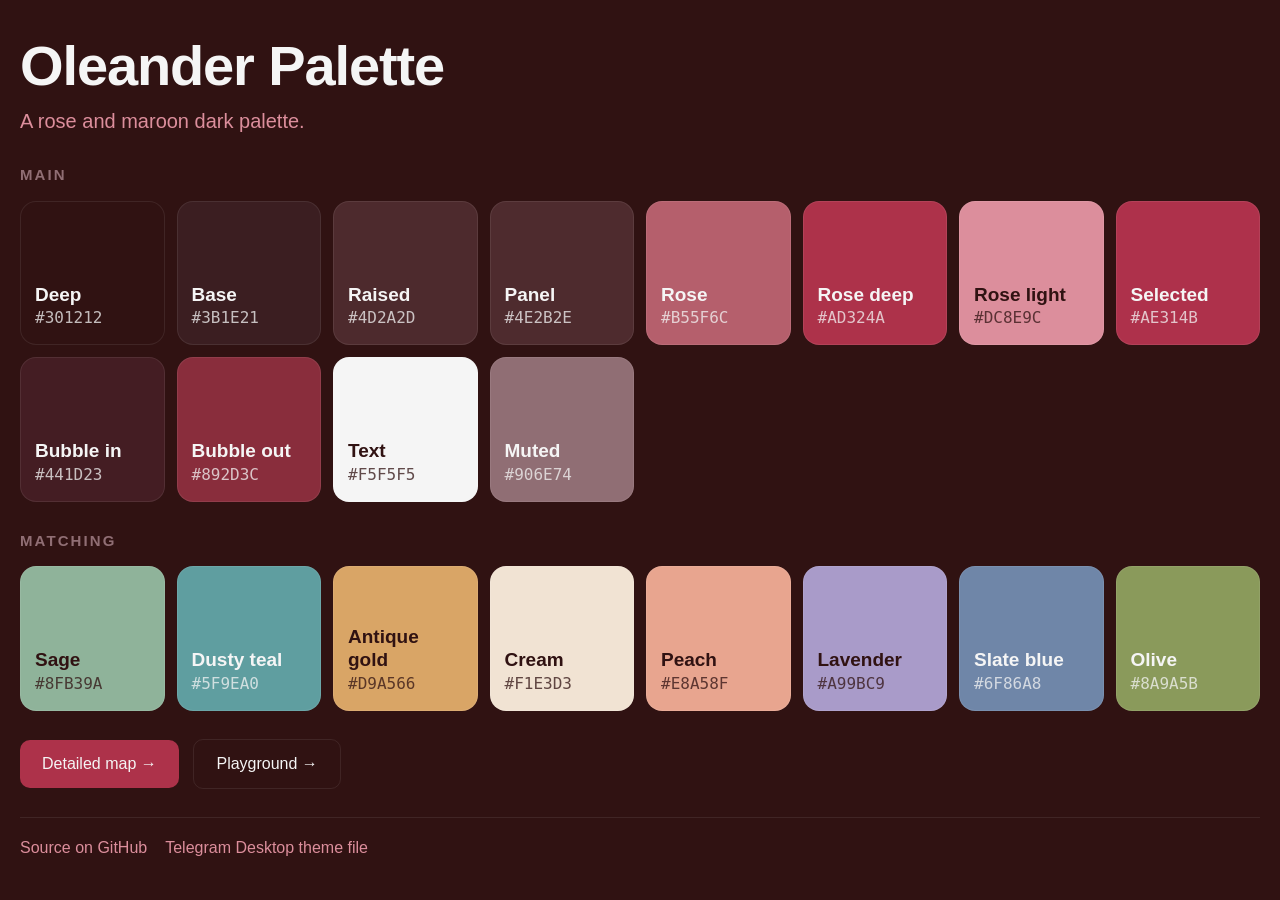
<file: docs/index.html>
<!doctype html>
<html lang="en">
<head>
<meta charset="utf-8">
<meta name="viewport" content="width=device-width, initial-scale=1">
<title>Oleander Palette</title>
<meta name="description" content="Oleander: a rose and maroon dark color palette.">
<meta name="theme-color" content="#3b1e21">
<link rel="icon" href="data:image/svg+xml,%3Csvg xmlns='http://www.w3.org/2000/svg' viewBox='0 0 32 32'%3E%3Crect width='32' height='32' rx='8' fill='%23b55f6c'/%3E%3C/svg%3E">
<style>
  :root {
    --bg-deep: #301212;
    --bg: #3b1e21;
    --bg-raised: #4d2a2d;
    --bg-panel: #4e2b2e;
    --accent: #b55f6c;
    --accent-deep: #ad324a;
    --accent-light: #dc8e9c;
    --bubble-in: #441d23;
    --bubble-out: #892d3c;
    --text: #f5f5f5;
    --text-muted: #906e74;
    --hairline: rgba(245, 245, 245, .08);
    --mono: ui-monospace, "SFMono-Regular", "Cascadia Code", Menlo, Consolas, monospace;
    --sans: -apple-system, "Segoe UI", Roboto, "Helvetica Neue", Arial, sans-serif;
  }
  * { box-sizing: border-box; }
  html { color-scheme: dark; }
  body {
    margin: 0; background: var(--bg-deep); color: var(--text);
    font-family: var(--sans); font-size: 17px; line-height: 1.5;
    -webkit-font-smoothing: antialiased;
  }
  .wrap { max-width: 1320px; margin: 0 auto; padding: 36px 20px 40px; }

  header h1 { margin: 0 0 8px; font-size: clamp(36px, 6vw, 56px); line-height: 1.05; letter-spacing: -.02em; }
  header p { margin: 0; color: var(--accent-light); font-size: 20px; }

  .strip { display: flex; height: 64px; margin: 20px 0 4px; border-radius: 14px; overflow: hidden; border: 1px solid var(--hairline); }
  .strip i { flex: 1; }

  section { margin-top: 28px; }
  h2 { margin: 0 0 14px; font-size: 15px; font-weight: 600; letter-spacing: .14em; text-transform: uppercase; color: var(--text-muted); }

  .grid { display: grid; gap: 14px; grid-template-columns: repeat(auto-fill, minmax(260px, 1fr)); }
  .card {
    appearance: none; font: inherit; color: inherit; text-align: left; cursor: pointer;
    background: var(--bg); border: 1px solid var(--hairline); border-radius: 14px; padding: 0; overflow: hidden;
    transition: transform .15s ease, border-color .15s ease;
  }
  .card:hover { transform: translateY(-2px); border-color: var(--accent); }
  .card:focus-visible { outline: 2px solid var(--accent-light); outline-offset: 2px; }
  .swatch { height: 140px; display: flex; align-items: flex-end; padding: 12px 14px; font-family: var(--mono); font-size: 13px; }
  .swatch span { opacity: 0; transition: opacity .15s ease; }
  .card:hover .swatch span, .card:focus-visible .swatch span { opacity: .85; }
  .meta { padding: 12px 14px 14px; }
  .meta b { display: block; font-size: 17px; font-weight: 600; }
  .meta .hex { font-family: var(--mono); font-size: 15px; color: var(--accent-light); }
  .meta .use { display: block; margin-top: 4px; font-size: 14.5px; color: var(--text-muted); }

  .export { background: var(--bg); border: 1px solid var(--hairline); border-radius: 14px; overflow: hidden; }
  .export .bar { display: flex; gap: 8px; padding: 10px; border-bottom: 1px solid var(--hairline); flex-wrap: wrap; }
  .tab, .copy {
    appearance: none; font: inherit; font-size: 13px; color: var(--text); cursor: pointer;
    background: transparent; border: 1px solid var(--hairline); border-radius: 8px; padding: 6px 12px;
  }
  .tab[aria-selected="true"] { background: var(--bg-panel); border-color: var(--accent); }
  .copy { margin-left: auto; background: var(--accent-deep); border-color: var(--accent-deep); }
  .tab:hover { border-color: var(--accent); }
  .copy:hover { filter: brightness(1.12); }
  .tab:focus-visible, .copy:focus-visible { outline: 2px solid var(--accent-light); outline-offset: 2px; }
  pre { margin: 0; padding: 16px 18px; overflow-x: auto; font-family: var(--mono); font-size: 13px; line-height: 1.6; color: var(--text); }

  .badge { display: inline-block; margin-left: 8px; font-family: var(--mono); font-size: 11px; padding: 1px 7px; border: 1px solid var(--hairline); border-radius: 999px; color: var(--text-muted); }
  .badge.ok { color: var(--accent-light); border-color: var(--accent); }
  .lede { margin: -6px 0 14px; color: var(--text-muted); font-size: 14px; }

  .btn { appearance: none; font: inherit; font-size: 14px; color: var(--text); cursor: pointer; background: var(--accent-deep); border: 0; border-radius: 10px; padding: 10px 16px; }
  .btn:hover { filter: brightness(1.12); }
  .btn:focus-visible { outline: 2px solid var(--accent-light); outline-offset: 2px; }
  .btn.ghost { background: transparent; border: 1px solid var(--hairline); }

  footer { margin-top: 28px; padding-top: 18px; border-top: 1px solid var(--hairline); color: var(--text-muted); font-size: 16px; display: flex; gap: 18px; flex-wrap: wrap; }
  footer a { color: var(--accent-light); text-decoration: none; }
  footer a:hover { text-decoration: underline; }

  #toast {
    position: fixed; left: 50%; bottom: 24px; transform: translateX(-50%); background: var(--accent-deep); color: var(--text);
    font-family: var(--mono); font-size: 13px; padding: 8px 16px; border-radius: 999px; opacity: 0; pointer-events: none; transition: opacity .18s ease;
  }
  #toast.on { opacity: 1; }
  @media (prefers-reduced-motion: reduce) { .card, #toast, .swatch span { transition: none; } .card:hover { transform: none; } }
  .back { color: var(--accent-light); text-decoration: none; font-size: 16px; }
  .back:hover { text-decoration: underline; }

  .squares { display: grid; gap: 12px; grid-template-columns: repeat(auto-fill, minmax(140px, 1fr)); }
  .sq {
    appearance: none; font: inherit; cursor: pointer; padding: 0; border: 1px solid var(--hairline);
    border-radius: 16px; aspect-ratio: 1; display: flex; flex-direction: column; justify-content: flex-end;
    align-items: flex-start; padding: 14px; text-align: left; transition: transform .15s ease, border-color .15s ease;
  }
  .sq:hover { transform: translateY(-2px); border-color: var(--accent); }
  .sq:focus-visible { outline: 2px solid var(--accent-light); outline-offset: 2px; }
  .sq b { font-size: 19px; font-weight: 600; line-height: 1.2; }
  .sq span { font-family: var(--mono); font-size: 16px; opacity: .75; }
  .more { display: inline-block; margin-top: 28px; padding: 12px 22px; border-radius: 10px; background: var(--accent-deep); color: var(--text); text-decoration: none; font-size: 16px; }
  .more:hover { filter: brightness(1.12); }
  .more:focus-visible { outline: 2px solid var(--accent-light); outline-offset: 2px; }
  @media (prefers-reduced-motion: reduce) { .sq { transition: none; } .sq:hover { transform: none; } }

  .tools { display: grid; gap: 18px; grid-template-columns: repeat(auto-fit, minmax(420px, 1fr)); }
  @media (max-width: 520px) { .tools { grid-template-columns: 1fr; } }
  .tool { background: var(--bg); border: 1px solid var(--hairline); border-radius: 16px; padding: 18px; display: flex; flex-direction: column; gap: 14px; }
  .tool h3 { margin: 0; font-size: 17px; }
  .tool p { margin: 0; color: var(--text-muted); font-size: 14.5px; }
  .row { display: flex; gap: 10px; align-items: center; flex-wrap: wrap; }
  select, input[type=range] { font: inherit; color: var(--text); background: var(--bg-panel); border: 1px solid var(--hairline); border-radius: 10px; padding: 8px 10px; }
  select:focus-visible, input[type=range]:focus-visible { outline: 2px solid var(--accent-light); outline-offset: 2px; }
  input[type=range] { flex: 1; min-width: 120px; padding: 0; accent-color: var(--accent); }
  .steps { display: grid; grid-template-columns: repeat(auto-fit, minmax(56px, 1fr)); gap: 6px; }
  .step { appearance: none; cursor: pointer; border: 1px solid var(--hairline); border-radius: 10px; height: 64px; font-family: var(--mono); font-size: 11px; display: flex; align-items: flex-end; padding: 6px; }
  .step:hover { border-color: var(--accent); }
  .step:focus-visible { outline: 2px solid var(--accent-light); outline-offset: 2px; }
  .mixout { height: 72px; border-radius: 12px; border: 1px solid var(--hairline); display: flex; align-items: center; justify-content: center; font-family: var(--mono); font-size: 18px; cursor: pointer; }
  .sample { border-radius: 12px; padding: 18px; border: 1px solid var(--hairline); }
  .sample b { font-size: 22px; display: block; }
  .res { display: flex; gap: 8px; flex-wrap: wrap; align-items: center; font-family: var(--mono); font-size: 14px; }
  .res .badge { margin-left: 0; font-size: 12px; }
  .poster { border-radius: 16px; min-height: 190px; padding: 22px; display: flex; flex-direction: column; justify-content: space-between; border: 1px solid var(--hairline); transition: background .3s ease; }
  .poster b { font-size: 28px; line-height: 1.1; }
  .poster .dots { display: flex; gap: 8px; }
  .poster .dots i { width: 22px; height: 22px; border-radius: 50%; border: 1px solid rgba(0, 0, 0, .2); }
  @media (prefers-reduced-motion: reduce) { .poster { transition: none; } }
  .more.ghost { background: transparent; border: 1px solid var(--hairline); margin-left: 10px; }
  .more.ghost:hover { border-color: var(--accent); filter: none; }
  .tool .grow { flex: 1; }
  .tool select { flex: 1; min-width: 0; }
  .tool p { font-size: 15px; }
  .steps.tall { min-height: 220px; grid-template-columns: repeat(9, 1fr); }
  .steps.tall .step { height: auto; align-items: flex-end; justify-content: center; padding: 8px 2px; font-size: 12px; }
  .steps .step { font-size: 12px; }
  .sample { display: flex; flex-direction: column; justify-content: center; font-size: 16px; }
  .poster b { font-size: 34px; }
  .mixout { height: 96px; font-size: 22px; }
  header { display: flex; flex-direction: column; align-items: flex-start; gap: 6px; margin-bottom: 8px; }
  header h1 { margin: 0; line-height: 1.08; padding-bottom: 4px; }
  .back { display: inline-flex; align-items: center; gap: 8px; padding: 7px 16px; margin-bottom: 18px; border: 1px solid var(--hairline); border-radius: 999px; font-size: 16px; line-height: 1; transition: border-color .15s ease, background .15s ease; }
  .back:hover { text-decoration: none; border-color: var(--accent); background: var(--bg); }
  .back:focus-visible { outline: 2px solid var(--accent-light); outline-offset: 2px; }
  @media (prefers-reduced-motion: reduce) { .back { transition: none; } }
</style>
</head>
<body>
<div class="wrap">
  <header>
    <h1 id="title"></h1>
    <p id="tagline"></p>
  </header>

  <section>
    <h2>Main</h2>
    <div class="squares" id="main"></div>
  </section>

  <section>
    <h2>Matching</h2>
    <div class="squares" id="matching"></div>
  </section>

  <a class="more" href="details.html">Detailed map &rarr;</a>
  <a class="more ghost" href="playground.html">Playground &rarr;</a>

  <footer>
    <a href="https://github.com/vkarach/oleander-palette">Source on GitHub</a>
    <a href="https://github.com/vkarach/oleander-palette/raw/main/palette/Oleander.tdesktop-palette">Telegram Desktop theme file</a>
  </footer>
</div>
<div id="toast" role="status" aria-live="polite"></div>

<script>
const PALETTE = {"name": "Oleander", "tagline": "A rose and maroon dark palette.", "groups": [{"title": "Backgrounds", "colors": [{"token": "bg-deep", "name": "Deep", "hex": "#301212", "use": "Darkest surface"}, {"token": "bg", "name": "Base", "hex": "#3b1e21", "use": "Main background"}, {"token": "bg-raised", "name": "Raised", "hex": "#4d2a2d", "use": "Hover and raised surfaces"}, {"token": "bg-panel", "name": "Panel", "hex": "#4e2b2e", "use": "Panels and inputs"}]}, {"title": "Accents", "colors": [{"token": "accent", "name": "Rose", "hex": "#b55f6c", "use": "Primary accent"}, {"token": "accent-deep", "name": "Rose deep", "hex": "#ad324a", "use": "Buttons"}, {"token": "accent-light", "name": "Rose light", "hex": "#dc8e9c", "use": "Links and highlights"}, {"token": "selected", "name": "Selected", "hex": "#ae314b", "use": "Active and selected state"}]}, {"title": "Messages", "colors": [{"token": "bubble-in", "name": "Bubble in", "hex": "#441d23", "use": "Incoming bubble"}, {"token": "bubble-out", "name": "Bubble out", "hex": "#892d3c", "use": "Outgoing bubble"}]}, {"title": "Text", "colors": [{"token": "text", "name": "Text", "hex": "#f5f5f5", "use": "Primary text"}, {"token": "text-muted", "name": "Muted", "hex": "#906e74", "use": "Secondary text"}]}], "matches": [{"token": "match-sage", "name": "Sage", "hex": "#8fb39a", "use": "Calm green, the classic rose partner"}, {"token": "match-teal", "name": "Dusty teal", "hex": "#5f9ea0", "use": "Cool counterweight to the warm reds"}, {"token": "match-gold", "name": "Antique gold", "hex": "#d9a566", "use": "Warm highlight, badges and stars"}, {"token": "match-cream", "name": "Cream", "hex": "#f1e3d3", "use": "Softer alternative to pure white text"}, {"token": "match-peach", "name": "Peach", "hex": "#e8a58f", "use": "Friendly tint next to Rose light"}, {"token": "match-lavender", "name": "Lavender", "hex": "#a99bc9", "use": "Cool violet for tags and charts"}, {"token": "match-slate", "name": "Slate blue", "hex": "#6f86a8", "use": "Muted blue for secondary data"}, {"token": "match-olive", "name": "Olive", "hex": "#8a9a5b", "use": "Earthy green for success states"}]};

const esc = s => s.replace(/[&<>"]/g, c => ({ "&": "&amp;", "<": "&lt;", ">": "&gt;", '"': "&quot;" }[c]));
function onColor(hex) {
  const [r, g, b] = [1, 3, 5].map(i => parseInt(hex.slice(i, i + 2), 16) / 255)
    .map(c => (c <= 0.03928 ? c / 12.92 : ((c + 0.055) / 1.055) ** 2.4));
  return 0.2126 * r + 0.7152 * g + 0.0722 * b > 0.35 ? "#301212" : "#f5f5f5";
}
const square = c => `
  <button class="sq" type="button" data-hex="${c.hex}" style="background:${c.hex};color:${onColor(c.hex)}" aria-label="Copy ${esc(c.name)} ${c.hex}">
    <b>${esc(c.name)}</b><span>${c.hex.toUpperCase()}</span>
  </button>`;

document.getElementById("title").textContent = PALETTE.name + " Palette";
document.getElementById("tagline").textContent = PALETTE.tagline;
document.getElementById("main").innerHTML = PALETTE.groups.flatMap(g => g.colors).map(square).join("");
document.getElementById("matching").innerHTML = PALETTE.matches.map(square).join("");

const toast = document.getElementById("toast");
let timer;
document.addEventListener("click", e => {
  const sq = e.target.closest(".sq");
  if (!sq) return;
  navigator.clipboard?.writeText(sq.dataset.hex).then(() => {
    toast.textContent = sq.dataset.hex.toUpperCase() + " copied";
    toast.classList.add("on");
    clearTimeout(timer);
    timer = setTimeout(() => toast.classList.remove("on"), 1400);
  }).catch(() => {});
});
</script>
</body>
</html>
</file>
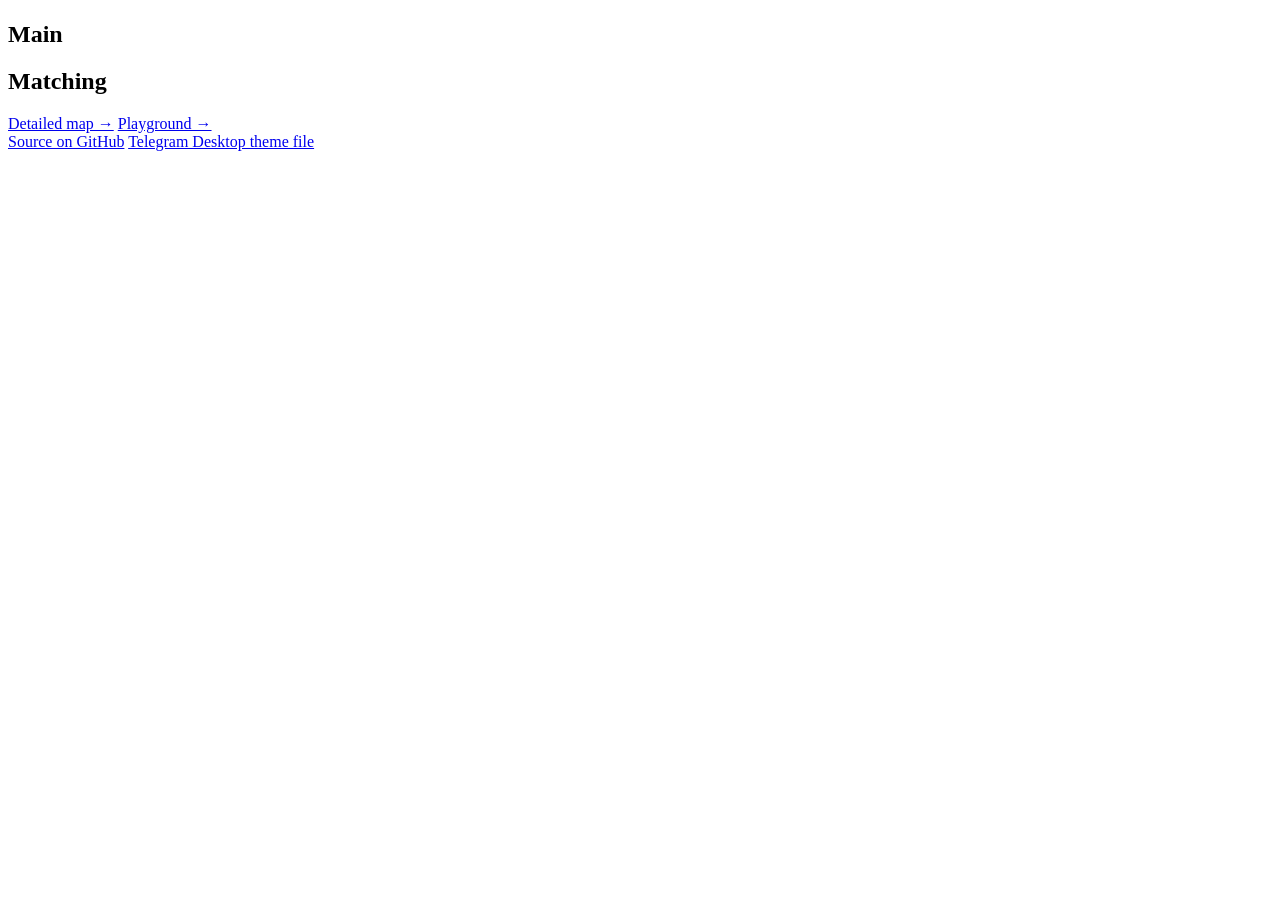
<file: templates/index.html>
<!doctype html>
<html lang="en">
<head>
<meta charset="utf-8">
<meta name="viewport" content="width=device-width, initial-scale=1">
<title>Oleander Palette</title>
<meta name="description" content="Oleander: a rose and maroon dark color palette.">
<meta name="theme-color" content="#3b1e21">
<link rel="icon" href="data:image/svg+xml,%3Csvg xmlns='http://www.w3.org/2000/svg' viewBox='0 0 32 32'%3E%3Crect width='32' height='32' rx='8' fill='%23b55f6c'/%3E%3C/svg%3E">
<style>
__STYLE__</style>
</head>
<body>
<div class="wrap">
  <header>
    <h1 id="title"></h1>
    <p id="tagline"></p>
  </header>

  <section>
    <h2>Main</h2>
    <div class="squares" id="main"></div>
  </section>

  <section>
    <h2>Matching</h2>
    <div class="squares" id="matching"></div>
  </section>

  <a class="more" href="details.html">Detailed map &rarr;</a>
  <a class="more ghost" href="playground.html">Playground &rarr;</a>

  <footer>
    <a href="https://github.com/vkarach/oleander-palette">Source on GitHub</a>
    <a href="https://github.com/vkarach/oleander-palette/raw/main/palette/Oleander.tdesktop-palette">Telegram Desktop theme file</a>
  </footer>
</div>
<div id="toast" role="status" aria-live="polite"></div>

<script>
const PALETTE = __DATA__;

const esc = s => s.replace(/[&<>"]/g, c => ({ "&": "&amp;", "<": "&lt;", ">": "&gt;", '"': "&quot;" }[c]));
function onColor(hex) {
  const [r, g, b] = [1, 3, 5].map(i => parseInt(hex.slice(i, i + 2), 16) / 255)
    .map(c => (c <= 0.03928 ? c / 12.92 : ((c + 0.055) / 1.055) ** 2.4));
  return 0.2126 * r + 0.7152 * g + 0.0722 * b > 0.35 ? "#301212" : "#f5f5f5";
}
const square = c => `
  <button class="sq" type="button" data-hex="${c.hex}" style="background:${c.hex};color:${onColor(c.hex)}" aria-label="Copy ${esc(c.name)} ${c.hex}">
    <b>${esc(c.name)}</b><span>${c.hex.toUpperCase()}</span>
  </button>`;

document.getElementById("title").textContent = PALETTE.name + " Palette";
document.getElementById("tagline").textContent = PALETTE.tagline;
document.getElementById("main").innerHTML = PALETTE.groups.flatMap(g => g.colors).map(square).join("");
document.getElementById("matching").innerHTML = PALETTE.matches.map(square).join("");

const toast = document.getElementById("toast");
let timer;
document.addEventListener("click", e => {
  const sq = e.target.closest(".sq");
  if (!sq) return;
  navigator.clipboard?.writeText(sq.dataset.hex).then(() => {
    toast.textContent = sq.dataset.hex.toUpperCase() + " copied";
    toast.classList.add("on");
    clearTimeout(timer);
    timer = setTimeout(() => toast.classList.remove("on"), 1400);
  }).catch(() => {});
});
</script>
</body>
</html>
</file>
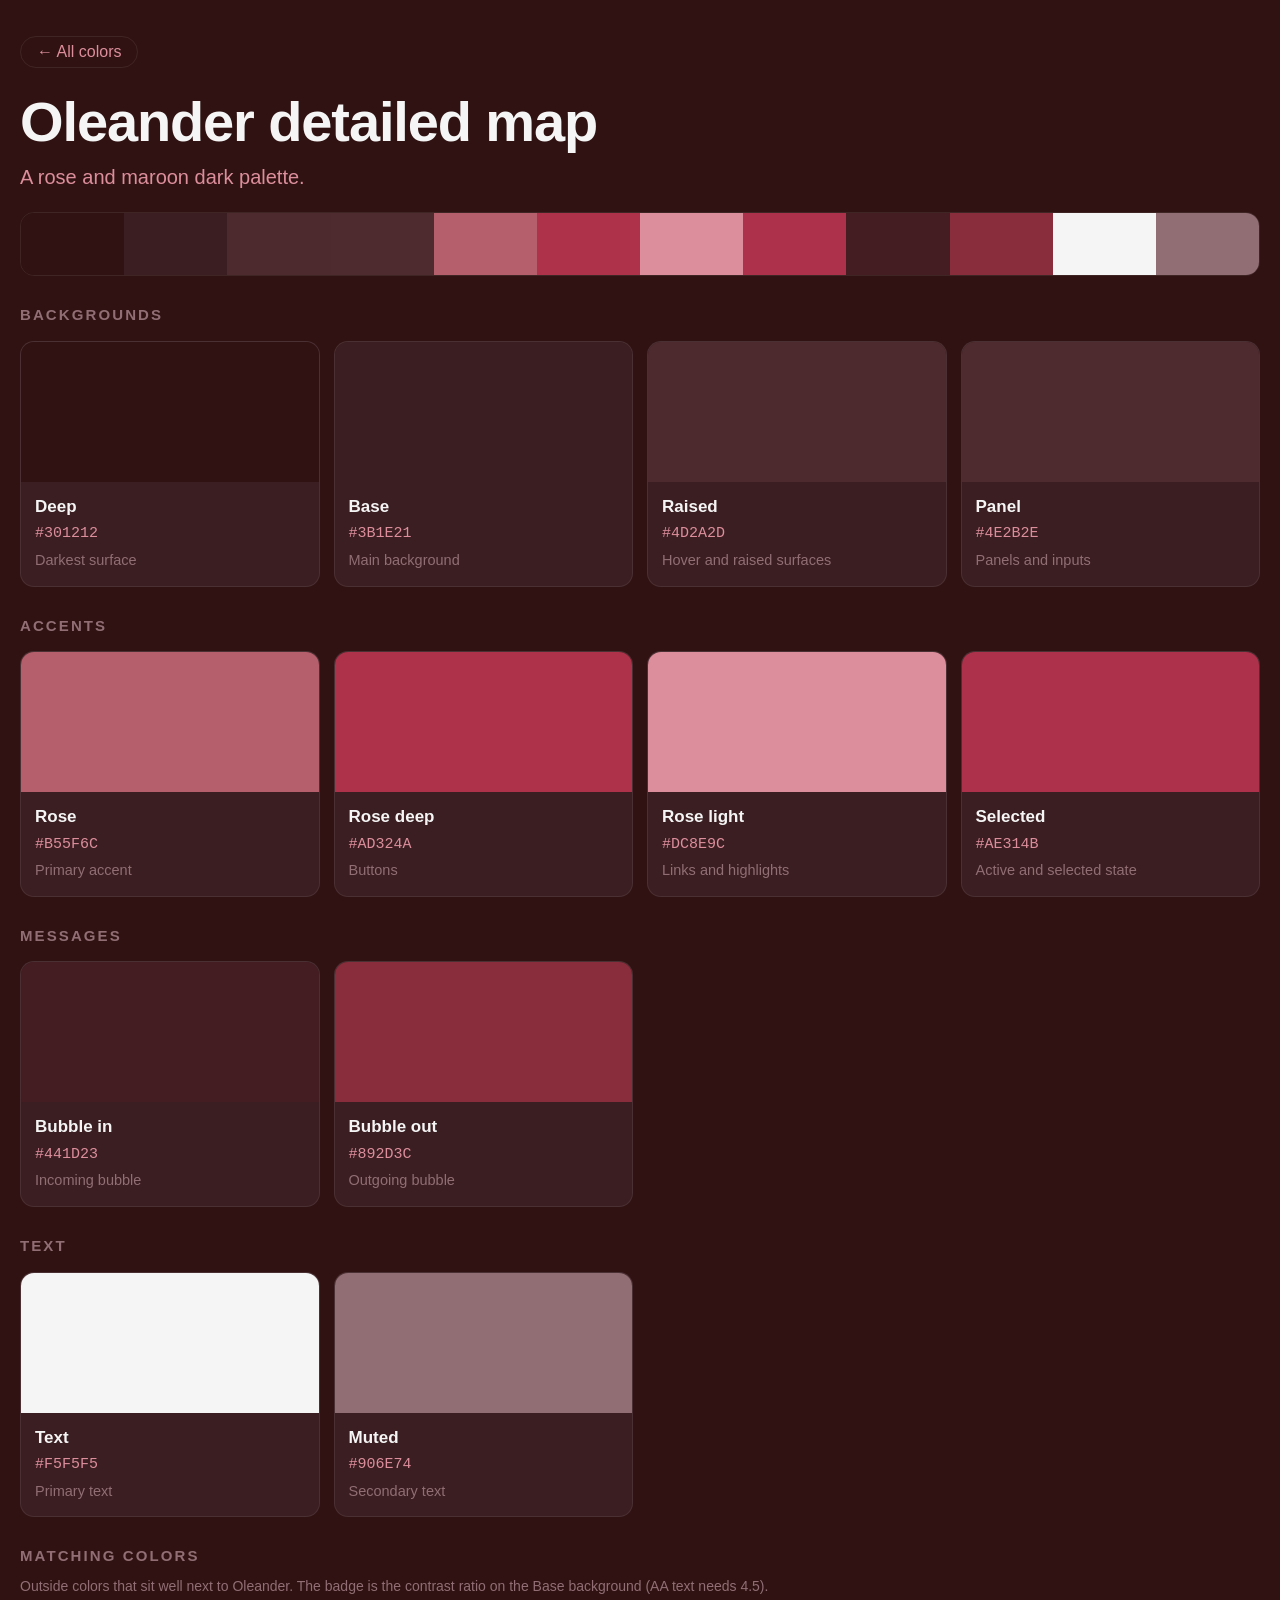
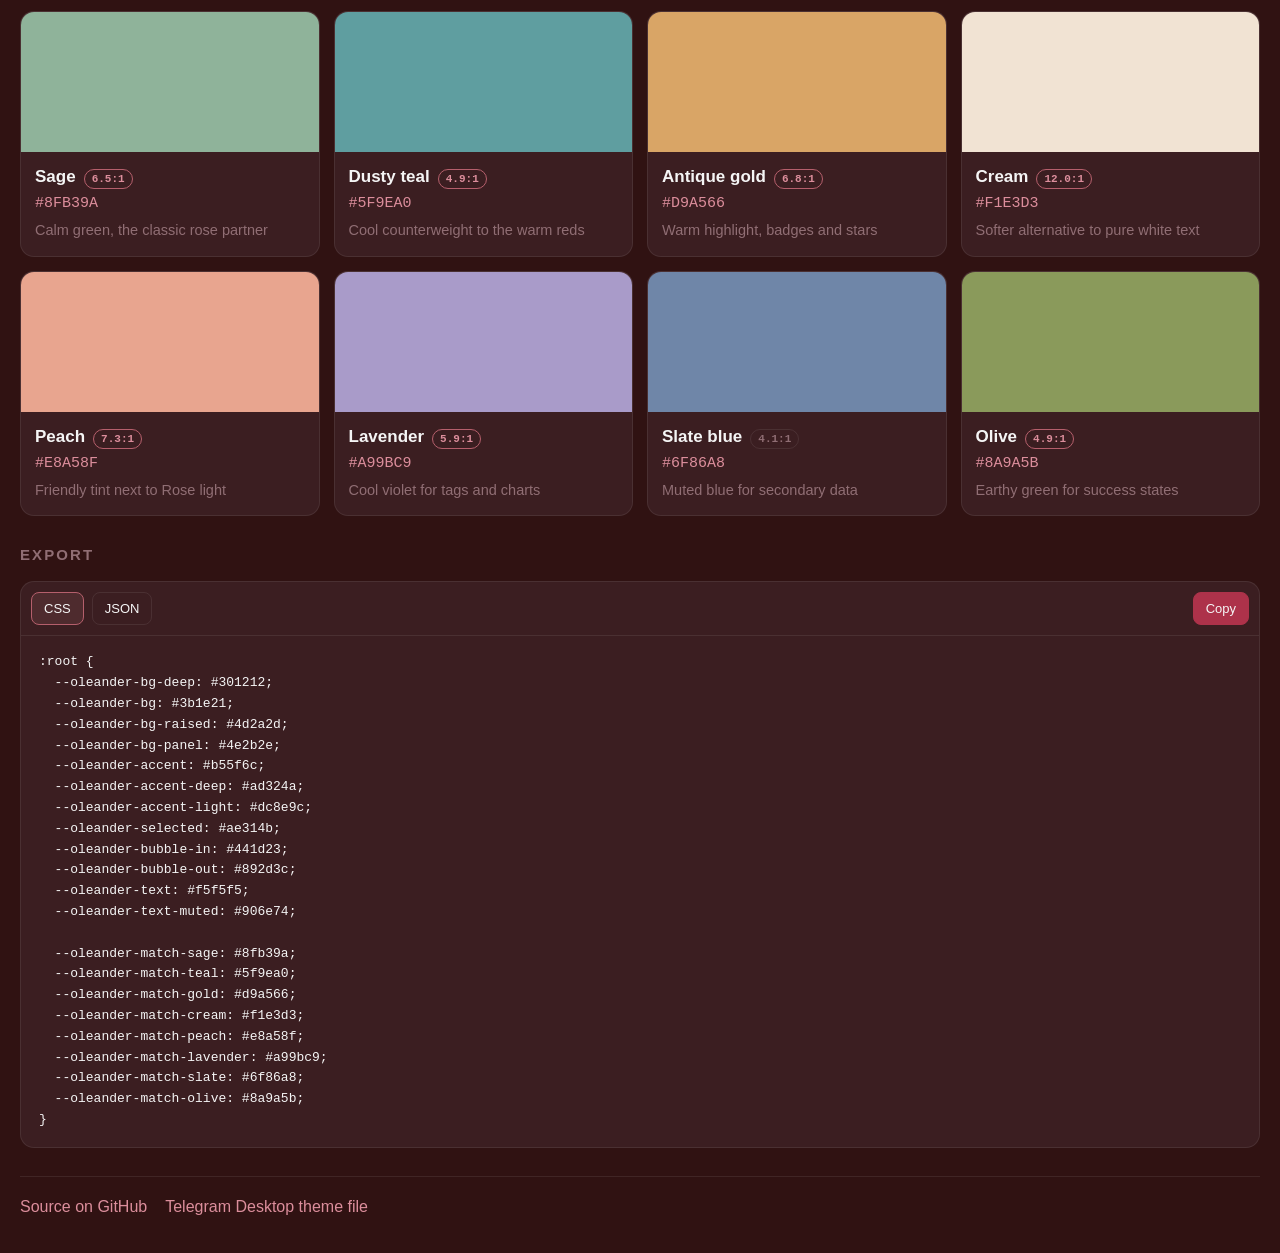
<file: docs/details.html>
<!doctype html>
<html lang="en">
<head>
<meta charset="utf-8">
<meta name="viewport" content="width=device-width, initial-scale=1">
<title>Oleander Detailed Map</title>
<meta name="description" content="Oleander: a rose and maroon dark color palette.">
<meta name="theme-color" content="#3b1e21">
<link rel="icon" href="data:image/svg+xml,%3Csvg xmlns='http://www.w3.org/2000/svg' viewBox='0 0 32 32'%3E%3Crect width='32' height='32' rx='8' fill='%23b55f6c'/%3E%3C/svg%3E">
<style>
  :root {
    --bg-deep: #301212;
    --bg: #3b1e21;
    --bg-raised: #4d2a2d;
    --bg-panel: #4e2b2e;
    --accent: #b55f6c;
    --accent-deep: #ad324a;
    --accent-light: #dc8e9c;
    --bubble-in: #441d23;
    --bubble-out: #892d3c;
    --text: #f5f5f5;
    --text-muted: #906e74;
    --hairline: rgba(245, 245, 245, .08);
    --mono: ui-monospace, "SFMono-Regular", "Cascadia Code", Menlo, Consolas, monospace;
    --sans: -apple-system, "Segoe UI", Roboto, "Helvetica Neue", Arial, sans-serif;
  }
  * { box-sizing: border-box; }
  html { color-scheme: dark; }
  body {
    margin: 0; background: var(--bg-deep); color: var(--text);
    font-family: var(--sans); font-size: 17px; line-height: 1.5;
    -webkit-font-smoothing: antialiased;
  }
  .wrap { max-width: 1320px; margin: 0 auto; padding: 36px 20px 40px; }

  header h1 { margin: 0 0 8px; font-size: clamp(36px, 6vw, 56px); line-height: 1.05; letter-spacing: -.02em; }
  header p { margin: 0; color: var(--accent-light); font-size: 20px; }

  .strip { display: flex; height: 64px; margin: 20px 0 4px; border-radius: 14px; overflow: hidden; border: 1px solid var(--hairline); }
  .strip i { flex: 1; }

  section { margin-top: 28px; }
  h2 { margin: 0 0 14px; font-size: 15px; font-weight: 600; letter-spacing: .14em; text-transform: uppercase; color: var(--text-muted); }

  .grid { display: grid; gap: 14px; grid-template-columns: repeat(auto-fill, minmax(260px, 1fr)); }
  .card {
    appearance: none; font: inherit; color: inherit; text-align: left; cursor: pointer;
    background: var(--bg); border: 1px solid var(--hairline); border-radius: 14px; padding: 0; overflow: hidden;
    transition: transform .15s ease, border-color .15s ease;
  }
  .card:hover { transform: translateY(-2px); border-color: var(--accent); }
  .card:focus-visible { outline: 2px solid var(--accent-light); outline-offset: 2px; }
  .swatch { height: 140px; display: flex; align-items: flex-end; padding: 12px 14px; font-family: var(--mono); font-size: 13px; }
  .swatch span { opacity: 0; transition: opacity .15s ease; }
  .card:hover .swatch span, .card:focus-visible .swatch span { opacity: .85; }
  .meta { padding: 12px 14px 14px; }
  .meta b { display: block; font-size: 17px; font-weight: 600; }
  .meta .hex { font-family: var(--mono); font-size: 15px; color: var(--accent-light); }
  .meta .use { display: block; margin-top: 4px; font-size: 14.5px; color: var(--text-muted); }

  .export { background: var(--bg); border: 1px solid var(--hairline); border-radius: 14px; overflow: hidden; }
  .export .bar { display: flex; gap: 8px; padding: 10px; border-bottom: 1px solid var(--hairline); flex-wrap: wrap; }
  .tab, .copy {
    appearance: none; font: inherit; font-size: 13px; color: var(--text); cursor: pointer;
    background: transparent; border: 1px solid var(--hairline); border-radius: 8px; padding: 6px 12px;
  }
  .tab[aria-selected="true"] { background: var(--bg-panel); border-color: var(--accent); }
  .copy { margin-left: auto; background: var(--accent-deep); border-color: var(--accent-deep); }
  .tab:hover { border-color: var(--accent); }
  .copy:hover { filter: brightness(1.12); }
  .tab:focus-visible, .copy:focus-visible { outline: 2px solid var(--accent-light); outline-offset: 2px; }
  pre { margin: 0; padding: 16px 18px; overflow-x: auto; font-family: var(--mono); font-size: 13px; line-height: 1.6; color: var(--text); }

  .badge { display: inline-block; margin-left: 8px; font-family: var(--mono); font-size: 11px; padding: 1px 7px; border: 1px solid var(--hairline); border-radius: 999px; color: var(--text-muted); }
  .badge.ok { color: var(--accent-light); border-color: var(--accent); }
  .lede { margin: -6px 0 14px; color: var(--text-muted); font-size: 14px; }

  .btn { appearance: none; font: inherit; font-size: 14px; color: var(--text); cursor: pointer; background: var(--accent-deep); border: 0; border-radius: 10px; padding: 10px 16px; }
  .btn:hover { filter: brightness(1.12); }
  .btn:focus-visible { outline: 2px solid var(--accent-light); outline-offset: 2px; }
  .btn.ghost { background: transparent; border: 1px solid var(--hairline); }

  footer { margin-top: 28px; padding-top: 18px; border-top: 1px solid var(--hairline); color: var(--text-muted); font-size: 16px; display: flex; gap: 18px; flex-wrap: wrap; }
  footer a { color: var(--accent-light); text-decoration: none; }
  footer a:hover { text-decoration: underline; }

  #toast {
    position: fixed; left: 50%; bottom: 24px; transform: translateX(-50%); background: var(--accent-deep); color: var(--text);
    font-family: var(--mono); font-size: 13px; padding: 8px 16px; border-radius: 999px; opacity: 0; pointer-events: none; transition: opacity .18s ease;
  }
  #toast.on { opacity: 1; }
  @media (prefers-reduced-motion: reduce) { .card, #toast, .swatch span { transition: none; } .card:hover { transform: none; } }
  .back { color: var(--accent-light); text-decoration: none; font-size: 16px; }
  .back:hover { text-decoration: underline; }

  .squares { display: grid; gap: 12px; grid-template-columns: repeat(auto-fill, minmax(140px, 1fr)); }
  .sq {
    appearance: none; font: inherit; cursor: pointer; padding: 0; border: 1px solid var(--hairline);
    border-radius: 16px; aspect-ratio: 1; display: flex; flex-direction: column; justify-content: flex-end;
    align-items: flex-start; padding: 14px; text-align: left; transition: transform .15s ease, border-color .15s ease;
  }
  .sq:hover { transform: translateY(-2px); border-color: var(--accent); }
  .sq:focus-visible { outline: 2px solid var(--accent-light); outline-offset: 2px; }
  .sq b { font-size: 19px; font-weight: 600; line-height: 1.2; }
  .sq span { font-family: var(--mono); font-size: 16px; opacity: .75; }
  .more { display: inline-block; margin-top: 28px; padding: 12px 22px; border-radius: 10px; background: var(--accent-deep); color: var(--text); text-decoration: none; font-size: 16px; }
  .more:hover { filter: brightness(1.12); }
  .more:focus-visible { outline: 2px solid var(--accent-light); outline-offset: 2px; }
  @media (prefers-reduced-motion: reduce) { .sq { transition: none; } .sq:hover { transform: none; } }

  .tools { display: grid; gap: 18px; grid-template-columns: repeat(auto-fit, minmax(420px, 1fr)); }
  @media (max-width: 520px) { .tools { grid-template-columns: 1fr; } }
  .tool { background: var(--bg); border: 1px solid var(--hairline); border-radius: 16px; padding: 18px; display: flex; flex-direction: column; gap: 14px; }
  .tool h3 { margin: 0; font-size: 17px; }
  .tool p { margin: 0; color: var(--text-muted); font-size: 14.5px; }
  .row { display: flex; gap: 10px; align-items: center; flex-wrap: wrap; }
  select, input[type=range] { font: inherit; color: var(--text); background: var(--bg-panel); border: 1px solid var(--hairline); border-radius: 10px; padding: 8px 10px; }
  select:focus-visible, input[type=range]:focus-visible { outline: 2px solid var(--accent-light); outline-offset: 2px; }
  input[type=range] { flex: 1; min-width: 120px; padding: 0; accent-color: var(--accent); }
  .steps { display: grid; grid-template-columns: repeat(auto-fit, minmax(56px, 1fr)); gap: 6px; }
  .step { appearance: none; cursor: pointer; border: 1px solid var(--hairline); border-radius: 10px; height: 64px; font-family: var(--mono); font-size: 11px; display: flex; align-items: flex-end; padding: 6px; }
  .step:hover { border-color: var(--accent); }
  .step:focus-visible { outline: 2px solid var(--accent-light); outline-offset: 2px; }
  .mixout { height: 72px; border-radius: 12px; border: 1px solid var(--hairline); display: flex; align-items: center; justify-content: center; font-family: var(--mono); font-size: 18px; cursor: pointer; }
  .sample { border-radius: 12px; padding: 18px; border: 1px solid var(--hairline); }
  .sample b { font-size: 22px; display: block; }
  .res { display: flex; gap: 8px; flex-wrap: wrap; align-items: center; font-family: var(--mono); font-size: 14px; }
  .res .badge { margin-left: 0; font-size: 12px; }
  .poster { border-radius: 16px; min-height: 190px; padding: 22px; display: flex; flex-direction: column; justify-content: space-between; border: 1px solid var(--hairline); transition: background .3s ease; }
  .poster b { font-size: 28px; line-height: 1.1; }
  .poster .dots { display: flex; gap: 8px; }
  .poster .dots i { width: 22px; height: 22px; border-radius: 50%; border: 1px solid rgba(0, 0, 0, .2); }
  @media (prefers-reduced-motion: reduce) { .poster { transition: none; } }
  .more.ghost { background: transparent; border: 1px solid var(--hairline); margin-left: 10px; }
  .more.ghost:hover { border-color: var(--accent); filter: none; }
  .tool .grow { flex: 1; }
  .tool select { flex: 1; min-width: 0; }
  .tool p { font-size: 15px; }
  .steps.tall { min-height: 220px; grid-template-columns: repeat(9, 1fr); }
  .steps.tall .step { height: auto; align-items: flex-end; justify-content: center; padding: 8px 2px; font-size: 12px; }
  .steps .step { font-size: 12px; }
  .sample { display: flex; flex-direction: column; justify-content: center; font-size: 16px; }
  .poster b { font-size: 34px; }
  .mixout { height: 96px; font-size: 22px; }
  header { display: flex; flex-direction: column; align-items: flex-start; gap: 6px; margin-bottom: 8px; }
  header h1 { margin: 0; line-height: 1.08; padding-bottom: 4px; }
  .back { display: inline-flex; align-items: center; gap: 8px; padding: 7px 16px; margin-bottom: 18px; border: 1px solid var(--hairline); border-radius: 999px; font-size: 16px; line-height: 1; transition: border-color .15s ease, background .15s ease; }
  .back:hover { text-decoration: none; border-color: var(--accent); background: var(--bg); }
  .back:focus-visible { outline: 2px solid var(--accent-light); outline-offset: 2px; }
  @media (prefers-reduced-motion: reduce) { .back { transition: none; } }
</style>
</head>
<body>
<div class="wrap">
  <header>
    <a class="back" href="./">&larr; All colors</a>
    <h1 id="title"></h1>
    <p id="tagline"></p>
  </header>
  <div class="strip" id="strip" aria-hidden="true"></div>
  <div id="groups"></div>

  <section id="matches">
    <h2>Matching colors</h2>
    <p class="lede">Outside colors that sit well next to Oleander. The badge is the contrast ratio on the Base background (AA text needs 4.5).</p>
    <div class="grid" id="matchGrid"></div>
  </section>

  <section>
    <h2>Export</h2>
    <div class="export">
      <div class="bar" role="tablist">
        <button class="tab" role="tab" data-fmt="css" aria-selected="true">CSS</button>
        <button class="tab" role="tab" data-fmt="json" aria-selected="false">JSON</button>
        <button class="copy" id="copyExport" type="button">Copy</button>
      </div>
      <pre id="exportOut"></pre>
    </div>
  </section>

  <footer>
    <a href="https://github.com/vkarach/oleander-palette">Source on GitHub</a>
    <a href="https://github.com/vkarach/oleander-palette/raw/main/palette/Oleander.tdesktop-palette">Telegram Desktop theme file</a>
  </footer>
</div>
<div id="toast" role="status" aria-live="polite"></div>

<script>
const PALETTE = {"name": "Oleander", "tagline": "A rose and maroon dark palette.", "groups": [{"title": "Backgrounds", "colors": [{"token": "bg-deep", "name": "Deep", "hex": "#301212", "use": "Darkest surface"}, {"token": "bg", "name": "Base", "hex": "#3b1e21", "use": "Main background"}, {"token": "bg-raised", "name": "Raised", "hex": "#4d2a2d", "use": "Hover and raised surfaces"}, {"token": "bg-panel", "name": "Panel", "hex": "#4e2b2e", "use": "Panels and inputs"}]}, {"title": "Accents", "colors": [{"token": "accent", "name": "Rose", "hex": "#b55f6c", "use": "Primary accent"}, {"token": "accent-deep", "name": "Rose deep", "hex": "#ad324a", "use": "Buttons"}, {"token": "accent-light", "name": "Rose light", "hex": "#dc8e9c", "use": "Links and highlights"}, {"token": "selected", "name": "Selected", "hex": "#ae314b", "use": "Active and selected state"}]}, {"title": "Messages", "colors": [{"token": "bubble-in", "name": "Bubble in", "hex": "#441d23", "use": "Incoming bubble"}, {"token": "bubble-out", "name": "Bubble out", "hex": "#892d3c", "use": "Outgoing bubble"}]}, {"title": "Text", "colors": [{"token": "text", "name": "Text", "hex": "#f5f5f5", "use": "Primary text"}, {"token": "text-muted", "name": "Muted", "hex": "#906e74", "use": "Secondary text"}]}], "matches": [{"token": "match-sage", "name": "Sage", "hex": "#8fb39a", "use": "Calm green, the classic rose partner"}, {"token": "match-teal", "name": "Dusty teal", "hex": "#5f9ea0", "use": "Cool counterweight to the warm reds"}, {"token": "match-gold", "name": "Antique gold", "hex": "#d9a566", "use": "Warm highlight, badges and stars"}, {"token": "match-cream", "name": "Cream", "hex": "#f1e3d3", "use": "Softer alternative to pure white text"}, {"token": "match-peach", "name": "Peach", "hex": "#e8a58f", "use": "Friendly tint next to Rose light"}, {"token": "match-lavender", "name": "Lavender", "hex": "#a99bc9", "use": "Cool violet for tags and charts"}, {"token": "match-slate", "name": "Slate blue", "hex": "#6f86a8", "use": "Muted blue for secondary data"}, {"token": "match-olive", "name": "Olive", "hex": "#8a9a5b", "use": "Earthy green for success states"}]};

const esc = s => s.replace(/[&<>"]/g, c => ({ "&": "&amp;", "<": "&lt;", ">": "&gt;", '"': "&quot;" }[c]));
const all = PALETTE.groups.flatMap(g => g.colors);

function onColor(hex) {
  const [r, g, b] = [1, 3, 5].map(i => parseInt(hex.slice(i, i + 2), 16) / 255)
    .map(c => (c <= 0.03928 ? c / 12.92 : ((c + 0.055) / 1.055) ** 2.4));
  return 0.2126 * r + 0.7152 * g + 0.0722 * b > 0.35 ? "#301212" : "#f5f5f5";
}

document.getElementById("title").textContent = PALETTE.name + " detailed map";
document.getElementById("tagline").textContent = PALETTE.tagline;
document.getElementById("strip").innerHTML = all.map(c => `<i style="background:${c.hex}"></i>`).join("");

document.getElementById("groups").innerHTML = PALETTE.groups.map(g => `
  <section>
    <h2>${esc(g.title)}</h2>
    <div class="grid">
      ${g.colors.map(c => `
        <button class="card" type="button" data-hex="${c.hex}" aria-label="Copy ${esc(c.name)} ${c.hex}">
          <div class="swatch" style="background:${c.hex};color:${onColor(c.hex)}"><span>Copy</span></div>
          <div class="meta">
            <b>${esc(c.name)}</b>
            <span class="hex">${c.hex.toUpperCase()}</span>
            <span class="use">${esc(c.use)}</span>
          </div>
        </button>`).join("")}
    </div>
  </section>`).join("");

const lum = hex => {
  const [r, g, b] = [1, 3, 5].map(i => parseInt(hex.slice(i, i + 2), 16) / 255)
    .map(c => (c <= 0.03928 ? c / 12.92 : ((c + 0.055) / 1.055) ** 2.4));
  return 0.2126 * r + 0.7152 * g + 0.0722 * b;
};
const contrast = (a, b) => {
  const [hi, lo] = [lum(a), lum(b)].sort((x, y) => y - x);
  return (hi + 0.05) / (lo + 0.05);
};
const BASE = all.find(c => c.token === "bg").hex;

document.getElementById("matchGrid").innerHTML = PALETTE.matches.map(c => {
  const ratio = contrast(c.hex, BASE);
  return `
    <button class="card" type="button" data-hex="${c.hex}" aria-label="Copy ${esc(c.name)} ${c.hex}">
      <div class="swatch" style="background:${c.hex};color:${onColor(c.hex)}"><span>Copy</span></div>
      <div class="meta">
        <b>${esc(c.name)}<span class="badge ${ratio >= 4.5 ? "ok" : ""}">${ratio.toFixed(1)}:1</span></b>
        <span class="hex">${c.hex.toUpperCase()}</span>
        <span class="use">${esc(c.use)}</span>
      </div>
    </button>`;
}).join("");

const exporters = {
  css: () => ":root {\n" + all.map(c => `  --oleander-${c.token}: ${c.hex};`).join("\n") + "\n\n" +
    PALETTE.matches.map(c => `  --oleander-${c.token}: ${c.hex};`).join("\n") + "\n}",
  json: () => JSON.stringify(Object.fromEntries(all.concat(PALETTE.matches).map(c => [c.token, c.hex])), null, 2),
};
let fmt = "css";
const out = document.getElementById("exportOut");
const renderExport = () => { out.textContent = exporters[fmt](); };
renderExport();

document.querySelectorAll(".tab").forEach(t => t.addEventListener("click", () => {
  fmt = t.dataset.fmt;
  document.querySelectorAll(".tab").forEach(o => o.setAttribute("aria-selected", String(o === t)));
  renderExport();
}));

const toast = document.getElementById("toast");
let timer;
function copy(text, label) {
  navigator.clipboard?.writeText(text).then(() => {
    toast.textContent = label;
    toast.classList.add("on");
    clearTimeout(timer);
    timer = setTimeout(() => toast.classList.remove("on"), 1400);
  }).catch(() => {});
}
document.addEventListener("click", e => {
  const card = e.target.closest(".card");
  if (card) return copy(card.dataset.hex, card.dataset.hex.toUpperCase() + " copied");
  if (e.target.closest("#copyExport")) copy(out.textContent, fmt.toUpperCase() + " copied");
});
</script>
</body>
</html>
</file>
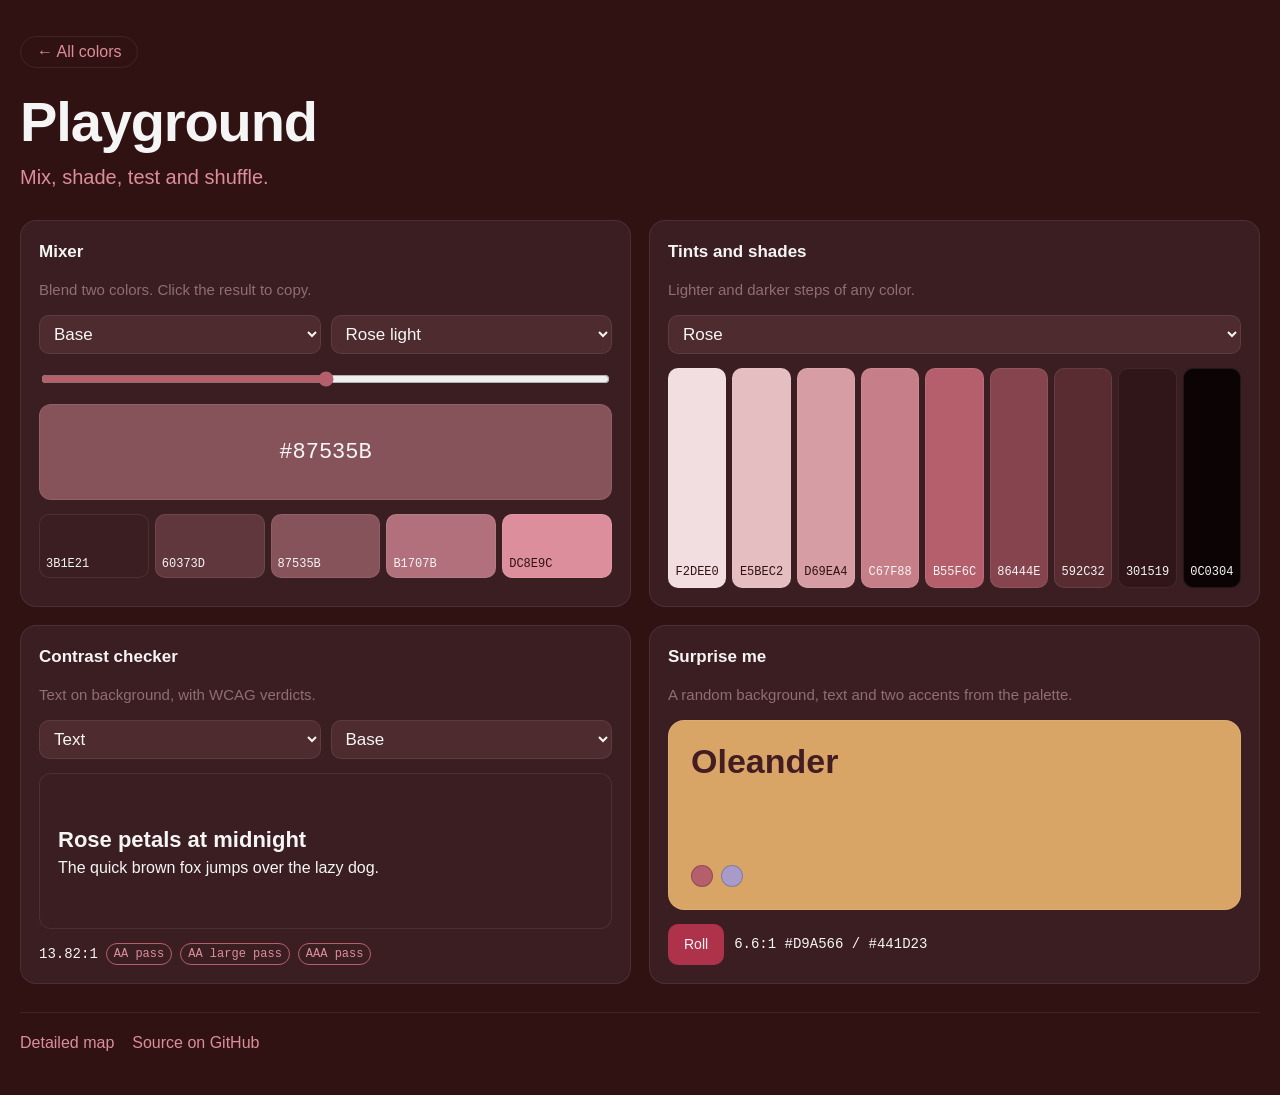
<file: docs/playground.html>
<!doctype html>
<html lang="en">
<head>
<meta charset="utf-8">
<meta name="viewport" content="width=device-width, initial-scale=1">
<title>Oleander Playground</title>
<meta name="description" content="Mix, shade and test Oleander colors.">
<meta name="theme-color" content="#3b1e21">
<link rel="icon" href="data:image/svg+xml,%3Csvg xmlns='http://www.w3.org/2000/svg' viewBox='0 0 32 32'%3E%3Crect width='32' height='32' rx='8' fill='%23b55f6c'/%3E%3C/svg%3E">
<style>
  :root {
    --bg-deep: #301212;
    --bg: #3b1e21;
    --bg-raised: #4d2a2d;
    --bg-panel: #4e2b2e;
    --accent: #b55f6c;
    --accent-deep: #ad324a;
    --accent-light: #dc8e9c;
    --bubble-in: #441d23;
    --bubble-out: #892d3c;
    --text: #f5f5f5;
    --text-muted: #906e74;
    --hairline: rgba(245, 245, 245, .08);
    --mono: ui-monospace, "SFMono-Regular", "Cascadia Code", Menlo, Consolas, monospace;
    --sans: -apple-system, "Segoe UI", Roboto, "Helvetica Neue", Arial, sans-serif;
  }
  * { box-sizing: border-box; }
  html { color-scheme: dark; }
  body {
    margin: 0; background: var(--bg-deep); color: var(--text);
    font-family: var(--sans); font-size: 17px; line-height: 1.5;
    -webkit-font-smoothing: antialiased;
  }
  .wrap { max-width: 1320px; margin: 0 auto; padding: 36px 20px 40px; }

  header h1 { margin: 0 0 8px; font-size: clamp(36px, 6vw, 56px); line-height: 1.05; letter-spacing: -.02em; }
  header p { margin: 0; color: var(--accent-light); font-size: 20px; }

  .strip { display: flex; height: 64px; margin: 20px 0 4px; border-radius: 14px; overflow: hidden; border: 1px solid var(--hairline); }
  .strip i { flex: 1; }

  section { margin-top: 28px; }
  h2 { margin: 0 0 14px; font-size: 15px; font-weight: 600; letter-spacing: .14em; text-transform: uppercase; color: var(--text-muted); }

  .grid { display: grid; gap: 14px; grid-template-columns: repeat(auto-fill, minmax(260px, 1fr)); }
  .card {
    appearance: none; font: inherit; color: inherit; text-align: left; cursor: pointer;
    background: var(--bg); border: 1px solid var(--hairline); border-radius: 14px; padding: 0; overflow: hidden;
    transition: transform .15s ease, border-color .15s ease;
  }
  .card:hover { transform: translateY(-2px); border-color: var(--accent); }
  .card:focus-visible { outline: 2px solid var(--accent-light); outline-offset: 2px; }
  .swatch { height: 140px; display: flex; align-items: flex-end; padding: 12px 14px; font-family: var(--mono); font-size: 13px; }
  .swatch span { opacity: 0; transition: opacity .15s ease; }
  .card:hover .swatch span, .card:focus-visible .swatch span { opacity: .85; }
  .meta { padding: 12px 14px 14px; }
  .meta b { display: block; font-size: 17px; font-weight: 600; }
  .meta .hex { font-family: var(--mono); font-size: 15px; color: var(--accent-light); }
  .meta .use { display: block; margin-top: 4px; font-size: 14.5px; color: var(--text-muted); }

  .export { background: var(--bg); border: 1px solid var(--hairline); border-radius: 14px; overflow: hidden; }
  .export .bar { display: flex; gap: 8px; padding: 10px; border-bottom: 1px solid var(--hairline); flex-wrap: wrap; }
  .tab, .copy {
    appearance: none; font: inherit; font-size: 13px; color: var(--text); cursor: pointer;
    background: transparent; border: 1px solid var(--hairline); border-radius: 8px; padding: 6px 12px;
  }
  .tab[aria-selected="true"] { background: var(--bg-panel); border-color: var(--accent); }
  .copy { margin-left: auto; background: var(--accent-deep); border-color: var(--accent-deep); }
  .tab:hover { border-color: var(--accent); }
  .copy:hover { filter: brightness(1.12); }
  .tab:focus-visible, .copy:focus-visible { outline: 2px solid var(--accent-light); outline-offset: 2px; }
  pre { margin: 0; padding: 16px 18px; overflow-x: auto; font-family: var(--mono); font-size: 13px; line-height: 1.6; color: var(--text); }

  .badge { display: inline-block; margin-left: 8px; font-family: var(--mono); font-size: 11px; padding: 1px 7px; border: 1px solid var(--hairline); border-radius: 999px; color: var(--text-muted); }
  .badge.ok { color: var(--accent-light); border-color: var(--accent); }
  .lede { margin: -6px 0 14px; color: var(--text-muted); font-size: 14px; }

  .btn { appearance: none; font: inherit; font-size: 14px; color: var(--text); cursor: pointer; background: var(--accent-deep); border: 0; border-radius: 10px; padding: 10px 16px; }
  .btn:hover { filter: brightness(1.12); }
  .btn:focus-visible { outline: 2px solid var(--accent-light); outline-offset: 2px; }
  .btn.ghost { background: transparent; border: 1px solid var(--hairline); }

  footer { margin-top: 28px; padding-top: 18px; border-top: 1px solid var(--hairline); color: var(--text-muted); font-size: 16px; display: flex; gap: 18px; flex-wrap: wrap; }
  footer a { color: var(--accent-light); text-decoration: none; }
  footer a:hover { text-decoration: underline; }

  #toast {
    position: fixed; left: 50%; bottom: 24px; transform: translateX(-50%); background: var(--accent-deep); color: var(--text);
    font-family: var(--mono); font-size: 13px; padding: 8px 16px; border-radius: 999px; opacity: 0; pointer-events: none; transition: opacity .18s ease;
  }
  #toast.on { opacity: 1; }
  @media (prefers-reduced-motion: reduce) { .card, #toast, .swatch span { transition: none; } .card:hover { transform: none; } }
  .back { color: var(--accent-light); text-decoration: none; font-size: 16px; }
  .back:hover { text-decoration: underline; }

  .squares { display: grid; gap: 12px; grid-template-columns: repeat(auto-fill, minmax(140px, 1fr)); }
  .sq {
    appearance: none; font: inherit; cursor: pointer; padding: 0; border: 1px solid var(--hairline);
    border-radius: 16px; aspect-ratio: 1; display: flex; flex-direction: column; justify-content: flex-end;
    align-items: flex-start; padding: 14px; text-align: left; transition: transform .15s ease, border-color .15s ease;
  }
  .sq:hover { transform: translateY(-2px); border-color: var(--accent); }
  .sq:focus-visible { outline: 2px solid var(--accent-light); outline-offset: 2px; }
  .sq b { font-size: 19px; font-weight: 600; line-height: 1.2; }
  .sq span { font-family: var(--mono); font-size: 16px; opacity: .75; }
  .more { display: inline-block; margin-top: 28px; padding: 12px 22px; border-radius: 10px; background: var(--accent-deep); color: var(--text); text-decoration: none; font-size: 16px; }
  .more:hover { filter: brightness(1.12); }
  .more:focus-visible { outline: 2px solid var(--accent-light); outline-offset: 2px; }
  @media (prefers-reduced-motion: reduce) { .sq { transition: none; } .sq:hover { transform: none; } }

  .tools { display: grid; gap: 18px; grid-template-columns: repeat(auto-fit, minmax(420px, 1fr)); }
  @media (max-width: 520px) { .tools { grid-template-columns: 1fr; } }
  .tool { background: var(--bg); border: 1px solid var(--hairline); border-radius: 16px; padding: 18px; display: flex; flex-direction: column; gap: 14px; }
  .tool h3 { margin: 0; font-size: 17px; }
  .tool p { margin: 0; color: var(--text-muted); font-size: 14.5px; }
  .row { display: flex; gap: 10px; align-items: center; flex-wrap: wrap; }
  select, input[type=range] { font: inherit; color: var(--text); background: var(--bg-panel); border: 1px solid var(--hairline); border-radius: 10px; padding: 8px 10px; }
  select:focus-visible, input[type=range]:focus-visible { outline: 2px solid var(--accent-light); outline-offset: 2px; }
  input[type=range] { flex: 1; min-width: 120px; padding: 0; accent-color: var(--accent); }
  .steps { display: grid; grid-template-columns: repeat(auto-fit, minmax(56px, 1fr)); gap: 6px; }
  .step { appearance: none; cursor: pointer; border: 1px solid var(--hairline); border-radius: 10px; height: 64px; font-family: var(--mono); font-size: 11px; display: flex; align-items: flex-end; padding: 6px; }
  .step:hover { border-color: var(--accent); }
  .step:focus-visible { outline: 2px solid var(--accent-light); outline-offset: 2px; }
  .mixout { height: 72px; border-radius: 12px; border: 1px solid var(--hairline); display: flex; align-items: center; justify-content: center; font-family: var(--mono); font-size: 18px; cursor: pointer; }
  .sample { border-radius: 12px; padding: 18px; border: 1px solid var(--hairline); }
  .sample b { font-size: 22px; display: block; }
  .res { display: flex; gap: 8px; flex-wrap: wrap; align-items: center; font-family: var(--mono); font-size: 14px; }
  .res .badge { margin-left: 0; font-size: 12px; }
  .poster { border-radius: 16px; min-height: 190px; padding: 22px; display: flex; flex-direction: column; justify-content: space-between; border: 1px solid var(--hairline); transition: background .3s ease; }
  .poster b { font-size: 28px; line-height: 1.1; }
  .poster .dots { display: flex; gap: 8px; }
  .poster .dots i { width: 22px; height: 22px; border-radius: 50%; border: 1px solid rgba(0, 0, 0, .2); }
  @media (prefers-reduced-motion: reduce) { .poster { transition: none; } }
  .more.ghost { background: transparent; border: 1px solid var(--hairline); margin-left: 10px; }
  .more.ghost:hover { border-color: var(--accent); filter: none; }
  .tool .grow { flex: 1; }
  .tool select { flex: 1; min-width: 0; }
  .tool p { font-size: 15px; }
  .steps.tall { min-height: 220px; grid-template-columns: repeat(9, 1fr); }
  .steps.tall .step { height: auto; align-items: flex-end; justify-content: center; padding: 8px 2px; font-size: 12px; }
  .steps .step { font-size: 12px; }
  .sample { display: flex; flex-direction: column; justify-content: center; font-size: 16px; }
  .poster b { font-size: 34px; }
  .mixout { height: 96px; font-size: 22px; }
  header { display: flex; flex-direction: column; align-items: flex-start; gap: 6px; margin-bottom: 8px; }
  header h1 { margin: 0; line-height: 1.08; padding-bottom: 4px; }
  .back { display: inline-flex; align-items: center; gap: 8px; padding: 7px 16px; margin-bottom: 18px; border: 1px solid var(--hairline); border-radius: 999px; font-size: 16px; line-height: 1; transition: border-color .15s ease, background .15s ease; }
  .back:hover { text-decoration: none; border-color: var(--accent); background: var(--bg); }
  .back:focus-visible { outline: 2px solid var(--accent-light); outline-offset: 2px; }
  @media (prefers-reduced-motion: reduce) { .back { transition: none; } }
</style>
</head>
<body>
<div class="wrap">
  <header>
    <a class="back" href="./">&larr; All colors</a>
    <h1>Playground</h1>
    <p>Mix, shade, test and shuffle.</p>
  </header>

  <section>
    <div class="tools">
      <div class="tool">
        <h3>Mixer</h3>
        <p>Blend two colors. Click the result to copy.</p>
        <div class="row"><select id="mixA" aria-label="Color A"></select><select id="mixB" aria-label="Color B"></select></div>
        <div class="row"><input id="mixT" type="range" min="0" max="100" value="50" aria-label="Mix amount"></div>
        <div class="mixout" id="mixOut"></div>
        <div class="steps" id="mixSteps"></div>
      </div>

      <div class="tool">
        <h3>Tints and shades</h3>
        <p>Lighter and darker steps of any color.</p>
        <div class="row"><select id="shadeSel" aria-label="Color"></select></div>
        <div class="steps tall grow" id="shadeSteps"></div>
      </div>

      <div class="tool">
        <h3>Contrast checker</h3>
        <p>Text on background, with WCAG verdicts.</p>
        <div class="row"><select id="fgSel" aria-label="Text color"></select><select id="bgSel" aria-label="Background color"></select></div>
        <div class="sample grow" id="sample"><b>Rose petals at midnight</b>The quick brown fox jumps over the lazy dog.</div>
        <div class="res" id="res"></div>
      </div>

      <div class="tool">
        <h3>Surprise me</h3>
        <p>A random background, text and two accents from the palette.</p>
        <div class="poster grow" id="poster"><b id="posterText">Oleander</b><div class="dots" id="posterDots"></div></div>
        <div class="row"><button class="btn" id="roll" type="button">Roll</button><span class="res" id="rollInfo"></span></div>
      </div>
    </div>
  </section>

  <footer>
    <a href="details.html">Detailed map</a>
    <a href="https://github.com/vkarach/oleander-palette">Source on GitHub</a>
  </footer>
</div>
<div id="toast" role="status" aria-live="polite"></div>

<script>
const PALETTE = {"name": "Oleander", "tagline": "A rose and maroon dark palette.", "groups": [{"title": "Backgrounds", "colors": [{"token": "bg-deep", "name": "Deep", "hex": "#301212", "use": "Darkest surface"}, {"token": "bg", "name": "Base", "hex": "#3b1e21", "use": "Main background"}, {"token": "bg-raised", "name": "Raised", "hex": "#4d2a2d", "use": "Hover and raised surfaces"}, {"token": "bg-panel", "name": "Panel", "hex": "#4e2b2e", "use": "Panels and inputs"}]}, {"title": "Accents", "colors": [{"token": "accent", "name": "Rose", "hex": "#b55f6c", "use": "Primary accent"}, {"token": "accent-deep", "name": "Rose deep", "hex": "#ad324a", "use": "Buttons"}, {"token": "accent-light", "name": "Rose light", "hex": "#dc8e9c", "use": "Links and highlights"}, {"token": "selected", "name": "Selected", "hex": "#ae314b", "use": "Active and selected state"}]}, {"title": "Messages", "colors": [{"token": "bubble-in", "name": "Bubble in", "hex": "#441d23", "use": "Incoming bubble"}, {"token": "bubble-out", "name": "Bubble out", "hex": "#892d3c", "use": "Outgoing bubble"}]}, {"title": "Text", "colors": [{"token": "text", "name": "Text", "hex": "#f5f5f5", "use": "Primary text"}, {"token": "text-muted", "name": "Muted", "hex": "#906e74", "use": "Secondary text"}]}], "matches": [{"token": "match-sage", "name": "Sage", "hex": "#8fb39a", "use": "Calm green, the classic rose partner"}, {"token": "match-teal", "name": "Dusty teal", "hex": "#5f9ea0", "use": "Cool counterweight to the warm reds"}, {"token": "match-gold", "name": "Antique gold", "hex": "#d9a566", "use": "Warm highlight, badges and stars"}, {"token": "match-cream", "name": "Cream", "hex": "#f1e3d3", "use": "Softer alternative to pure white text"}, {"token": "match-peach", "name": "Peach", "hex": "#e8a58f", "use": "Friendly tint next to Rose light"}, {"token": "match-lavender", "name": "Lavender", "hex": "#a99bc9", "use": "Cool violet for tags and charts"}, {"token": "match-slate", "name": "Slate blue", "hex": "#6f86a8", "use": "Muted blue for secondary data"}, {"token": "match-olive", "name": "Olive", "hex": "#8a9a5b", "use": "Earthy green for success states"}]};
const all = PALETTE.groups.flatMap(g => g.colors).concat(PALETTE.matches);
const byToken = Object.fromEntries(all.map(c => [c.token, c]));

const toRgb = hex => [1, 3, 5].map(i => parseInt(hex.slice(i, i + 2), 16));
const toHex = rgb => "#" + rgb.map(v => Math.max(0, Math.min(255, Math.round(v))).toString(16).padStart(2, "0")).join("");
const toLin = c => (c <= 0.04045 ? c / 12.92 : ((c + 0.055) / 1.055) ** 2.4);
const fromLin = c => 255 * (c <= 0.0031308 ? c * 12.92 : 1.055 * c ** (1 / 2.4) - 0.055);
function toOklab(hex) {
  const [r, g, b] = toRgb(hex).map(v => toLin(v / 255));
  const l = Math.cbrt(0.4122214708 * r + 0.5363325363 * g + 0.0514459929 * b);
  const m = Math.cbrt(0.2119034982 * r + 0.6806995451 * g + 0.1073969566 * b);
  const s = Math.cbrt(0.0883024619 * r + 0.2817188376 * g + 0.6299787005 * b);
  return [
    0.2104542553 * l + 0.793617785 * m - 0.0040720468 * s,
    1.9779984951 * l - 2.428592205 * m + 0.4505937099 * s,
    0.0259040371 * l + 0.7827717662 * m - 0.808675766 * s,
  ];
}
function fromOklab([L, a, b]) {
  const l = (L + 0.3963377774 * a + 0.2158037573 * b) ** 3;
  const m = (L - 0.1055613458 * a - 0.0638541728 * b) ** 3;
  const s = (L - 0.0894841775 * a - 1.291485548 * b) ** 3;
  return toHex([
    fromLin(4.0767416621 * l - 3.3077115913 * m + 0.2309699292 * s),
    fromLin(-1.2684380046 * l + 2.6097574011 * m - 0.3413193965 * s),
    fromLin(-0.0041960863 * l - 0.7034186147 * m + 1.707614701 * s),
  ]);
}
const mix = (a, b, t) => { const x = toOklab(a), y = toOklab(b); return fromOklab(x.map((v, i) => v + (y[i] - v) * t)); };
const lum = hex => {
  const [r, g, b] = toRgb(hex).map(v => v / 255).map(c => (c <= 0.03928 ? c / 12.92 : ((c + 0.055) / 1.055) ** 2.4));
  return 0.2126 * r + 0.7152 * g + 0.0722 * b;
};
const contrast = (a, b) => { const [hi, lo] = [lum(a), lum(b)].sort((x, y) => y - x); return (hi + 0.05) / (lo + 0.05); };
const onColor = hex => (lum(hex) > 0.35 ? "#301212" : "#f5f5f5");

const options = all.map(c => `<option value="${c.hex}">${c.name}</option>`).join("");
const $ = id => document.getElementById(id);
["mixA", "mixB", "shadeSel", "fgSel", "bgSel"].forEach(id => { $(id).innerHTML = options; });
$("mixA").value = byToken["bg"].hex;
$("mixB").value = byToken["accent-light"].hex;
$("shadeSel").value = byToken["accent"].hex;
$("fgSel").value = byToken["text"].hex;
$("bgSel").value = byToken["bg"].hex;

const toast = $("toast");
let timer;
function copy(text) {
  navigator.clipboard?.writeText(text).then(() => {
    toast.textContent = text.toUpperCase() + " copied";
    toast.classList.add("on");
    clearTimeout(timer);
    timer = setTimeout(() => toast.classList.remove("on"), 1400);
  }).catch(() => {});
}
const stepBtn = hex => `<button class="step" type="button" data-hex="${hex}" style="background:${hex};color:${onColor(hex)}" aria-label="Copy ${hex}">${hex.slice(1).toUpperCase()}</button>`;

function renderMix() {
  const a = $("mixA").value, b = $("mixB").value, t = $("mixT").value / 100;
  const out = mix(a, b, t);
  $("mixOut").style.background = out;
  $("mixOut").style.color = onColor(out);
  $("mixOut").textContent = out.toUpperCase();
  $("mixOut").dataset.hex = out;
  $("mixSteps").innerHTML = [0, 0.25, 0.5, 0.75, 1].map(k => stepBtn(mix(a, b, k))).join("");
}
function renderShades() {
  const base = $("shadeSel").value;
  const list = [0.8, 0.6, 0.4, 0.2].map(k => mix(base, "#ffffff", k)).concat(base, [0.2, 0.4, 0.6, 0.8].map(k => mix(base, "#000000", k)));
  $("shadeSteps").innerHTML = list.map(stepBtn).join("");
}
function verdict(label, ok) { return `<span class="badge ${ok ? "ok" : ""}">${label} ${ok ? "pass" : "fail"}</span>`; }
function renderContrast() {
  const fg = $("fgSel").value, bg = $("bgSel").value, r = contrast(fg, bg);
  $("sample").style.color = fg;
  $("sample").style.background = bg;
  $("res").innerHTML = `${r.toFixed(2)}:1 ` + verdict("AA", r >= 4.5) + verdict("AA large", r >= 3) + verdict("AAA", r >= 7);
}
function roll() {
  let bg, fg, a, b;
  do {
    [bg, fg, a, b] = Array.from({ length: 4 }, () => all[Math.floor(Math.random() * all.length)].hex);
  } while (new Set([bg, fg, a, b]).size < 4 || contrast(fg, bg) < 4.5);
  const p = $("poster");
  p.style.background = bg;
  p.style.color = fg;
  $("posterText").style.color = fg;
  $("posterDots").innerHTML = [a, b].map(h => `<i style="background:${h}" title="${h}"></i>`).join("");
  $("rollInfo").textContent = `${contrast(fg, bg).toFixed(1)}:1  ${bg.toUpperCase()} / ${fg.toUpperCase()}`;
}

["mixA", "mixB", "mixT"].forEach(id => $(id).addEventListener("input", renderMix));
$("shadeSel").addEventListener("input", renderShades);
["fgSel", "bgSel"].forEach(id => $(id).addEventListener("input", renderContrast));
$("roll").addEventListener("click", roll);
document.addEventListener("keydown", e => { if (e.code === "Space" && e.target === document.body) { e.preventDefault(); roll(); } });
document.addEventListener("click", e => {
  const s = e.target.closest(".step, .mixout");
  if (s) copy(s.dataset.hex);
});

renderMix();
renderShades();
renderContrast();
roll();
</script>
</body>
</html>
</file>
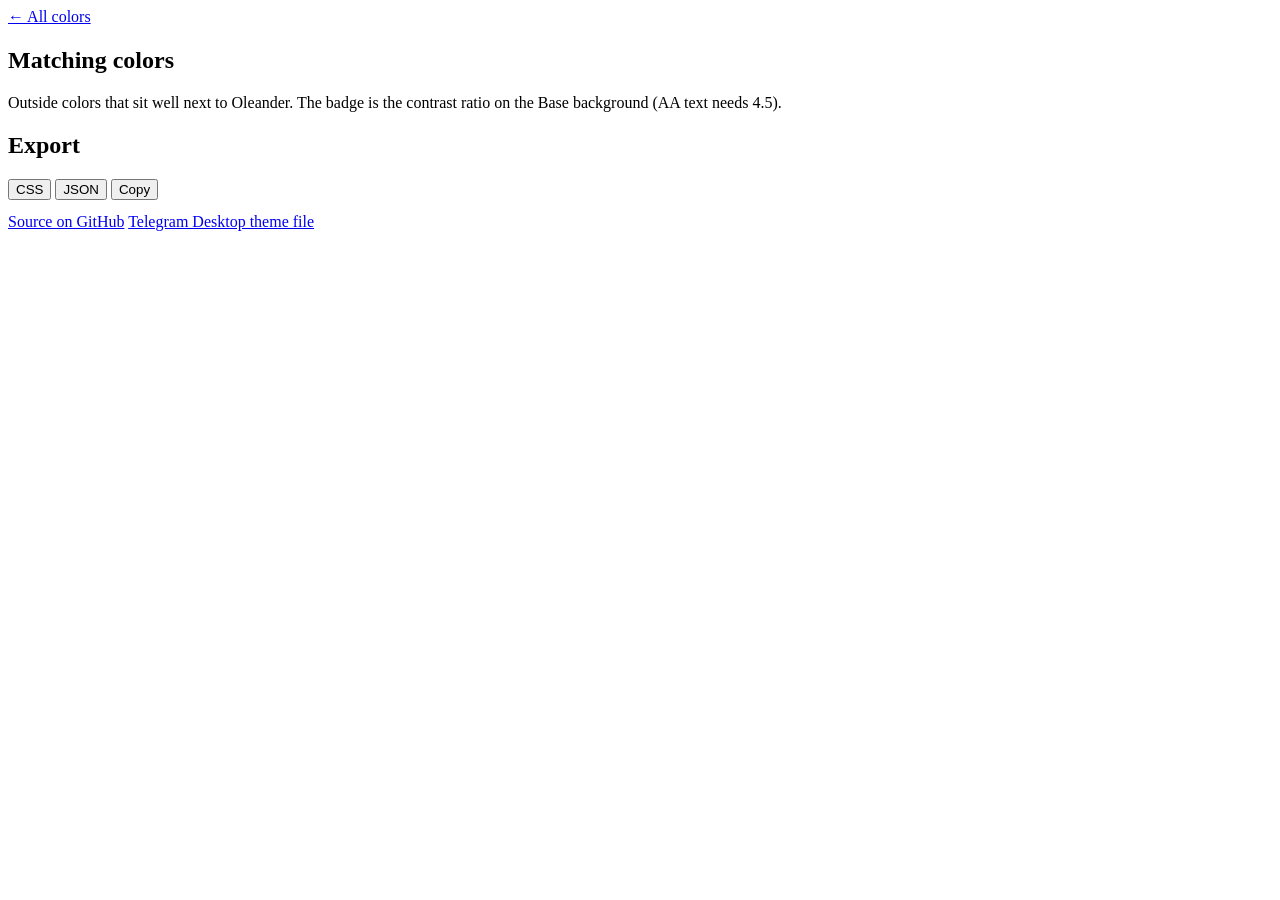
<file: templates/details.html>
<!doctype html>
<html lang="en">
<head>
<meta charset="utf-8">
<meta name="viewport" content="width=device-width, initial-scale=1">
<title>Oleander Detailed Map</title>
<meta name="description" content="Oleander: a rose and maroon dark color palette.">
<meta name="theme-color" content="#3b1e21">
<link rel="icon" href="data:image/svg+xml,%3Csvg xmlns='http://www.w3.org/2000/svg' viewBox='0 0 32 32'%3E%3Crect width='32' height='32' rx='8' fill='%23b55f6c'/%3E%3C/svg%3E">
<style>
__STYLE__</style>
</head>
<body>
<div class="wrap">
  <header>
    <a class="back" href="./">&larr; All colors</a>
    <h1 id="title"></h1>
    <p id="tagline"></p>
  </header>
  <div class="strip" id="strip" aria-hidden="true"></div>
  <div id="groups"></div>

  <section id="matches">
    <h2>Matching colors</h2>
    <p class="lede">Outside colors that sit well next to Oleander. The badge is the contrast ratio on the Base background (AA text needs 4.5).</p>
    <div class="grid" id="matchGrid"></div>
  </section>

  <section>
    <h2>Export</h2>
    <div class="export">
      <div class="bar" role="tablist">
        <button class="tab" role="tab" data-fmt="css" aria-selected="true">CSS</button>
        <button class="tab" role="tab" data-fmt="json" aria-selected="false">JSON</button>
        <button class="copy" id="copyExport" type="button">Copy</button>
      </div>
      <pre id="exportOut"></pre>
    </div>
  </section>

  <footer>
    <a href="https://github.com/vkarach/oleander-palette">Source on GitHub</a>
    <a href="https://github.com/vkarach/oleander-palette/raw/main/palette/Oleander.tdesktop-palette">Telegram Desktop theme file</a>
  </footer>
</div>
<div id="toast" role="status" aria-live="polite"></div>

<script>
const PALETTE = __DATA__;

const esc = s => s.replace(/[&<>"]/g, c => ({ "&": "&amp;", "<": "&lt;", ">": "&gt;", '"': "&quot;" }[c]));
const all = PALETTE.groups.flatMap(g => g.colors);

function onColor(hex) {
  const [r, g, b] = [1, 3, 5].map(i => parseInt(hex.slice(i, i + 2), 16) / 255)
    .map(c => (c <= 0.03928 ? c / 12.92 : ((c + 0.055) / 1.055) ** 2.4));
  return 0.2126 * r + 0.7152 * g + 0.0722 * b > 0.35 ? "#301212" : "#f5f5f5";
}

document.getElementById("title").textContent = PALETTE.name + " detailed map";
document.getElementById("tagline").textContent = PALETTE.tagline;
document.getElementById("strip").innerHTML = all.map(c => `<i style="background:${c.hex}"></i>`).join("");

document.getElementById("groups").innerHTML = PALETTE.groups.map(g => `
  <section>
    <h2>${esc(g.title)}</h2>
    <div class="grid">
      ${g.colors.map(c => `
        <button class="card" type="button" data-hex="${c.hex}" aria-label="Copy ${esc(c.name)} ${c.hex}">
          <div class="swatch" style="background:${c.hex};color:${onColor(c.hex)}"><span>Copy</span></div>
          <div class="meta">
            <b>${esc(c.name)}</b>
            <span class="hex">${c.hex.toUpperCase()}</span>
            <span class="use">${esc(c.use)}</span>
          </div>
        </button>`).join("")}
    </div>
  </section>`).join("");

const lum = hex => {
  const [r, g, b] = [1, 3, 5].map(i => parseInt(hex.slice(i, i + 2), 16) / 255)
    .map(c => (c <= 0.03928 ? c / 12.92 : ((c + 0.055) / 1.055) ** 2.4));
  return 0.2126 * r + 0.7152 * g + 0.0722 * b;
};
const contrast = (a, b) => {
  const [hi, lo] = [lum(a), lum(b)].sort((x, y) => y - x);
  return (hi + 0.05) / (lo + 0.05);
};
const BASE = all.find(c => c.token === "bg").hex;

document.getElementById("matchGrid").innerHTML = PALETTE.matches.map(c => {
  const ratio = contrast(c.hex, BASE);
  return `
    <button class="card" type="button" data-hex="${c.hex}" aria-label="Copy ${esc(c.name)} ${c.hex}">
      <div class="swatch" style="background:${c.hex};color:${onColor(c.hex)}"><span>Copy</span></div>
      <div class="meta">
        <b>${esc(c.name)}<span class="badge ${ratio >= 4.5 ? "ok" : ""}">${ratio.toFixed(1)}:1</span></b>
        <span class="hex">${c.hex.toUpperCase()}</span>
        <span class="use">${esc(c.use)}</span>
      </div>
    </button>`;
}).join("");

const exporters = {
  css: () => ":root {\n" + all.map(c => `  --oleander-${c.token}: ${c.hex};`).join("\n") + "\n\n" +
    PALETTE.matches.map(c => `  --oleander-${c.token}: ${c.hex};`).join("\n") + "\n}",
  json: () => JSON.stringify(Object.fromEntries(all.concat(PALETTE.matches).map(c => [c.token, c.hex])), null, 2),
};
let fmt = "css";
const out = document.getElementById("exportOut");
const renderExport = () => { out.textContent = exporters[fmt](); };
renderExport();

document.querySelectorAll(".tab").forEach(t => t.addEventListener("click", () => {
  fmt = t.dataset.fmt;
  document.querySelectorAll(".tab").forEach(o => o.setAttribute("aria-selected", String(o === t)));
  renderExport();
}));

const toast = document.getElementById("toast");
let timer;
function copy(text, label) {
  navigator.clipboard?.writeText(text).then(() => {
    toast.textContent = label;
    toast.classList.add("on");
    clearTimeout(timer);
    timer = setTimeout(() => toast.classList.remove("on"), 1400);
  }).catch(() => {});
}
document.addEventListener("click", e => {
  const card = e.target.closest(".card");
  if (card) return copy(card.dataset.hex, card.dataset.hex.toUpperCase() + " copied");
  if (e.target.closest("#copyExport")) copy(out.textContent, fmt.toUpperCase() + " copied");
});
</script>
</body>
</html>
</file>
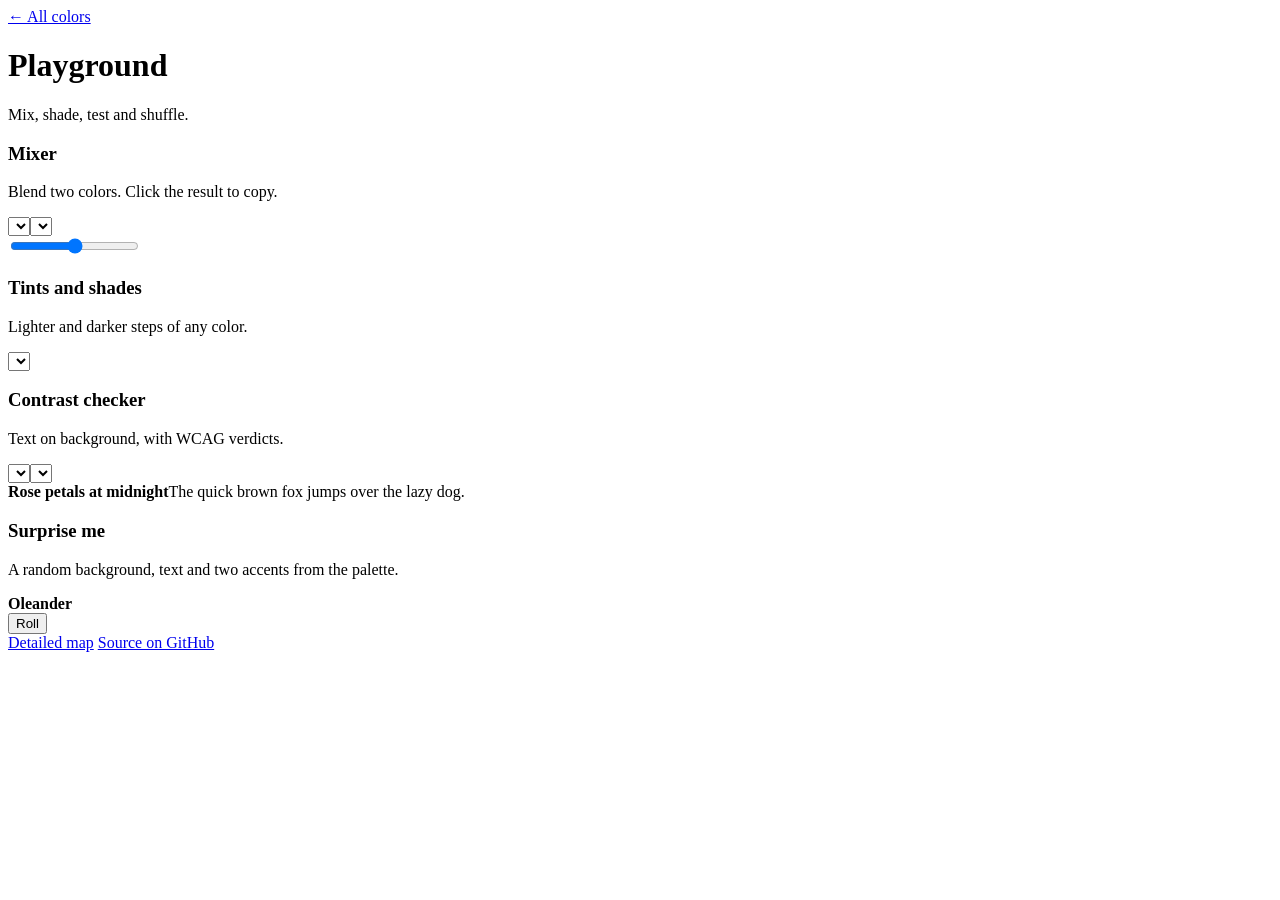
<file: templates/playground.html>
<!doctype html>
<html lang="en">
<head>
<meta charset="utf-8">
<meta name="viewport" content="width=device-width, initial-scale=1">
<title>Oleander Playground</title>
<meta name="description" content="Mix, shade and test Oleander colors.">
<meta name="theme-color" content="#3b1e21">
<link rel="icon" href="data:image/svg+xml,%3Csvg xmlns='http://www.w3.org/2000/svg' viewBox='0 0 32 32'%3E%3Crect width='32' height='32' rx='8' fill='%23b55f6c'/%3E%3C/svg%3E">
<style>
__STYLE__</style>
</head>
<body>
<div class="wrap">
  <header>
    <a class="back" href="./">&larr; All colors</a>
    <h1>Playground</h1>
    <p>Mix, shade, test and shuffle.</p>
  </header>

  <section>
    <div class="tools">
      <div class="tool">
        <h3>Mixer</h3>
        <p>Blend two colors. Click the result to copy.</p>
        <div class="row"><select id="mixA" aria-label="Color A"></select><select id="mixB" aria-label="Color B"></select></div>
        <div class="row"><input id="mixT" type="range" min="0" max="100" value="50" aria-label="Mix amount"></div>
        <div class="mixout" id="mixOut"></div>
        <div class="steps" id="mixSteps"></div>
      </div>

      <div class="tool">
        <h3>Tints and shades</h3>
        <p>Lighter and darker steps of any color.</p>
        <div class="row"><select id="shadeSel" aria-label="Color"></select></div>
        <div class="steps tall grow" id="shadeSteps"></div>
      </div>

      <div class="tool">
        <h3>Contrast checker</h3>
        <p>Text on background, with WCAG verdicts.</p>
        <div class="row"><select id="fgSel" aria-label="Text color"></select><select id="bgSel" aria-label="Background color"></select></div>
        <div class="sample grow" id="sample"><b>Rose petals at midnight</b>The quick brown fox jumps over the lazy dog.</div>
        <div class="res" id="res"></div>
      </div>

      <div class="tool">
        <h3>Surprise me</h3>
        <p>A random background, text and two accents from the palette.</p>
        <div class="poster grow" id="poster"><b id="posterText">Oleander</b><div class="dots" id="posterDots"></div></div>
        <div class="row"><button class="btn" id="roll" type="button">Roll</button><span class="res" id="rollInfo"></span></div>
      </div>
    </div>
  </section>

  <footer>
    <a href="details.html">Detailed map</a>
    <a href="https://github.com/vkarach/oleander-palette">Source on GitHub</a>
  </footer>
</div>
<div id="toast" role="status" aria-live="polite"></div>

<script>
const PALETTE = __DATA__;
const all = PALETTE.groups.flatMap(g => g.colors).concat(PALETTE.matches);
const byToken = Object.fromEntries(all.map(c => [c.token, c]));

const toRgb = hex => [1, 3, 5].map(i => parseInt(hex.slice(i, i + 2), 16));
const toHex = rgb => "#" + rgb.map(v => Math.max(0, Math.min(255, Math.round(v))).toString(16).padStart(2, "0")).join("");
const toLin = c => (c <= 0.04045 ? c / 12.92 : ((c + 0.055) / 1.055) ** 2.4);
const fromLin = c => 255 * (c <= 0.0031308 ? c * 12.92 : 1.055 * c ** (1 / 2.4) - 0.055);
function toOklab(hex) {
  const [r, g, b] = toRgb(hex).map(v => toLin(v / 255));
  const l = Math.cbrt(0.4122214708 * r + 0.5363325363 * g + 0.0514459929 * b);
  const m = Math.cbrt(0.2119034982 * r + 0.6806995451 * g + 0.1073969566 * b);
  const s = Math.cbrt(0.0883024619 * r + 0.2817188376 * g + 0.6299787005 * b);
  return [
    0.2104542553 * l + 0.793617785 * m - 0.0040720468 * s,
    1.9779984951 * l - 2.428592205 * m + 0.4505937099 * s,
    0.0259040371 * l + 0.7827717662 * m - 0.808675766 * s,
  ];
}
function fromOklab([L, a, b]) {
  const l = (L + 0.3963377774 * a + 0.2158037573 * b) ** 3;
  const m = (L - 0.1055613458 * a - 0.0638541728 * b) ** 3;
  const s = (L - 0.0894841775 * a - 1.291485548 * b) ** 3;
  return toHex([
    fromLin(4.0767416621 * l - 3.3077115913 * m + 0.2309699292 * s),
    fromLin(-1.2684380046 * l + 2.6097574011 * m - 0.3413193965 * s),
    fromLin(-0.0041960863 * l - 0.7034186147 * m + 1.707614701 * s),
  ]);
}
const mix = (a, b, t) => { const x = toOklab(a), y = toOklab(b); return fromOklab(x.map((v, i) => v + (y[i] - v) * t)); };
const lum = hex => {
  const [r, g, b] = toRgb(hex).map(v => v / 255).map(c => (c <= 0.03928 ? c / 12.92 : ((c + 0.055) / 1.055) ** 2.4));
  return 0.2126 * r + 0.7152 * g + 0.0722 * b;
};
const contrast = (a, b) => { const [hi, lo] = [lum(a), lum(b)].sort((x, y) => y - x); return (hi + 0.05) / (lo + 0.05); };
const onColor = hex => (lum(hex) > 0.35 ? "#301212" : "#f5f5f5");

const options = all.map(c => `<option value="${c.hex}">${c.name}</option>`).join("");
const $ = id => document.getElementById(id);
["mixA", "mixB", "shadeSel", "fgSel", "bgSel"].forEach(id => { $(id).innerHTML = options; });
$("mixA").value = byToken["bg"].hex;
$("mixB").value = byToken["accent-light"].hex;
$("shadeSel").value = byToken["accent"].hex;
$("fgSel").value = byToken["text"].hex;
$("bgSel").value = byToken["bg"].hex;

const toast = $("toast");
let timer;
function copy(text) {
  navigator.clipboard?.writeText(text).then(() => {
    toast.textContent = text.toUpperCase() + " copied";
    toast.classList.add("on");
    clearTimeout(timer);
    timer = setTimeout(() => toast.classList.remove("on"), 1400);
  }).catch(() => {});
}
const stepBtn = hex => `<button class="step" type="button" data-hex="${hex}" style="background:${hex};color:${onColor(hex)}" aria-label="Copy ${hex}">${hex.slice(1).toUpperCase()}</button>`;

function renderMix() {
  const a = $("mixA").value, b = $("mixB").value, t = $("mixT").value / 100;
  const out = mix(a, b, t);
  $("mixOut").style.background = out;
  $("mixOut").style.color = onColor(out);
  $("mixOut").textContent = out.toUpperCase();
  $("mixOut").dataset.hex = out;
  $("mixSteps").innerHTML = [0, 0.25, 0.5, 0.75, 1].map(k => stepBtn(mix(a, b, k))).join("");
}
function renderShades() {
  const base = $("shadeSel").value;
  const list = [0.8, 0.6, 0.4, 0.2].map(k => mix(base, "#ffffff", k)).concat(base, [0.2, 0.4, 0.6, 0.8].map(k => mix(base, "#000000", k)));
  $("shadeSteps").innerHTML = list.map(stepBtn).join("");
}
function verdict(label, ok) { return `<span class="badge ${ok ? "ok" : ""}">${label} ${ok ? "pass" : "fail"}</span>`; }
function renderContrast() {
  const fg = $("fgSel").value, bg = $("bgSel").value, r = contrast(fg, bg);
  $("sample").style.color = fg;
  $("sample").style.background = bg;
  $("res").innerHTML = `${r.toFixed(2)}:1 ` + verdict("AA", r >= 4.5) + verdict("AA large", r >= 3) + verdict("AAA", r >= 7);
}
function roll() {
  let bg, fg, a, b;
  do {
    [bg, fg, a, b] = Array.from({ length: 4 }, () => all[Math.floor(Math.random() * all.length)].hex);
  } while (new Set([bg, fg, a, b]).size < 4 || contrast(fg, bg) < 4.5);
  const p = $("poster");
  p.style.background = bg;
  p.style.color = fg;
  $("posterText").style.color = fg;
  $("posterDots").innerHTML = [a, b].map(h => `<i style="background:${h}" title="${h}"></i>`).join("");
  $("rollInfo").textContent = `${contrast(fg, bg).toFixed(1)}:1  ${bg.toUpperCase()} / ${fg.toUpperCase()}`;
}

["mixA", "mixB", "mixT"].forEach(id => $(id).addEventListener("input", renderMix));
$("shadeSel").addEventListener("input", renderShades);
["fgSel", "bgSel"].forEach(id => $(id).addEventListener("input", renderContrast));
$("roll").addEventListener("click", roll);
document.addEventListener("keydown", e => { if (e.code === "Space" && e.target === document.body) { e.preventDefault(); roll(); } });
document.addEventListener("click", e => {
  const s = e.target.closest(".step, .mixout");
  if (s) copy(s.dataset.hex);
});

renderMix();
renderShades();
renderContrast();
roll();
</script>
</body>
</html>
</file>
